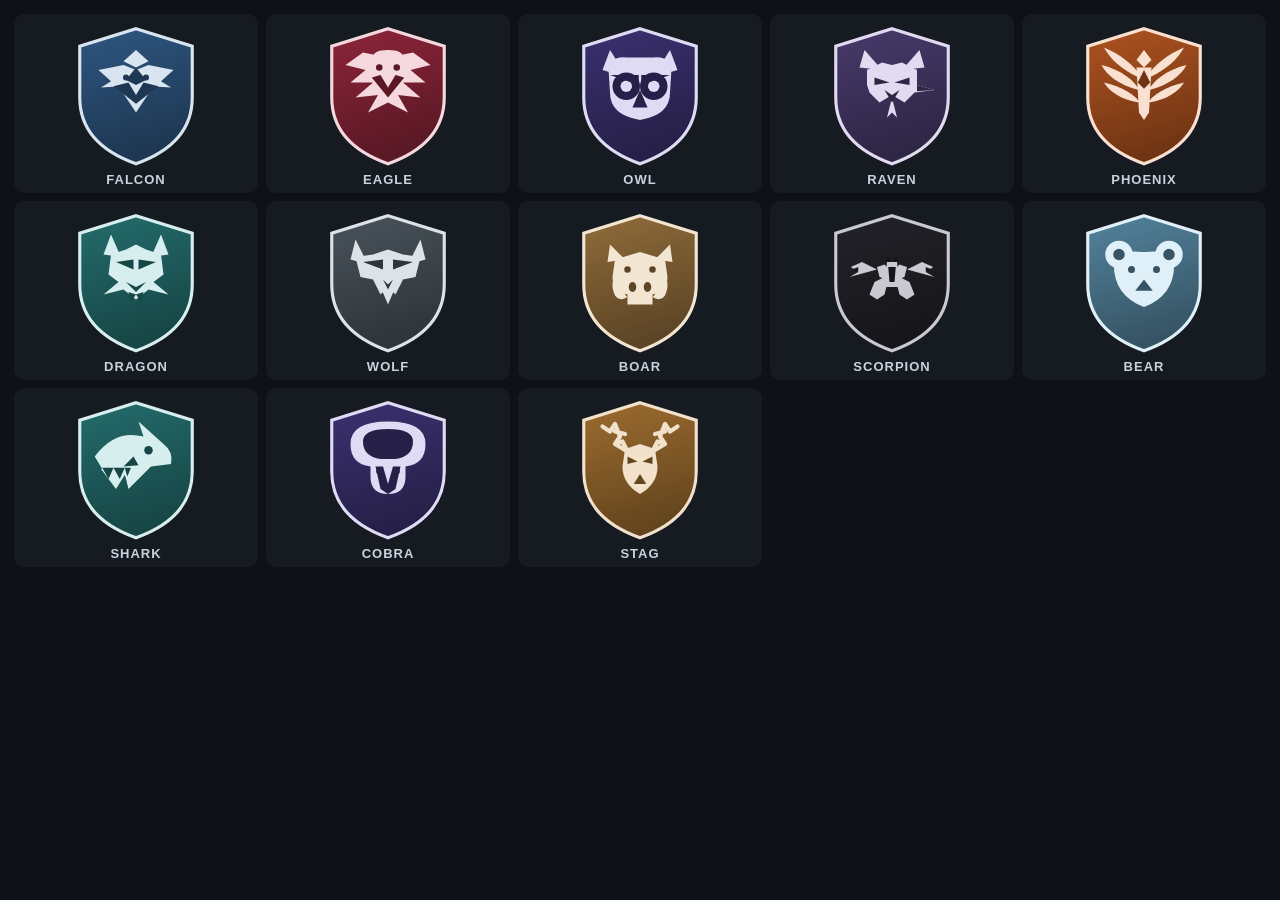
<file: scripts/_mascots_d6_preview.html>
<!doctype html><html><head><meta charset="utf-8"><style>
body{margin:0;background:#0e1116;font-family:Arial,sans-serif}
.grid{display:grid;grid-template-columns:repeat(5,1fr);gap:8px;padding:14px}
.cell{display:flex;flex-direction:column;align-items:center;background:#161a21;border-radius:10px;padding:6px}
.lbl{color:#c9d2dd;font-size:13px;font-weight:700;margin-top:2px;text-transform:uppercase;letter-spacing:1px}
</style></head><body><div class="grid">
    <div class="cell">
      <svg viewBox="0 0 120 120" width="150" height="150">
        <defs><linearGradient id="g_falcon" x1="0" y1="0" x2="0.25" y2="1">
          <stop offset="0" stop-color="#2e5681"/><stop offset="1" stop-color="#1e3752"/>
        </linearGradient></defs>
        <path d="M60 7 L105 21 V62 Q105 99 60 115 Q15 99 15 62 V21 Z" fill="url(#g_falcon)" stroke="#D8E4F0" stroke-width="2.5"/>
        <g fill="#D8E4F0"><polygon points="60,24 50,33 60,38 70,33"/><path d="M30 40 L50 36 L60 40 L70 36 L90 40 L80 49 L88 54 L72 53 L60 58 L48 53 L32 54 L40 49 Z"/><path d="M48 56 L72 56 L60 74 Z"/></g><polygon points="60,38 52,48 60,52 68,48" fill="#1e3752"/><polygon points="60,60 66,50 78,53 60,67" fill="#1e3752"/><polygon points="60,60 54,50 42,53 60,67" fill="#1e3752"/><circle cx="52" cy="46" r="2.4" fill="#1e3752"/><circle cx="68" cy="46" r="2.4" fill="#1e3752"/>
      </svg>
      <div class="lbl">falcon</div>
    </div>
    <div class="cell">
      <svg viewBox="0 0 120 120" width="150" height="150">
        <defs><linearGradient id="g_eagle" x1="0" y1="0" x2="0.25" y2="1">
          <stop offset="0" stop-color="#8d253a"/><stop offset="1" stop-color="#5a1825"/>
        </linearGradient></defs>
        <path d="M60 7 L105 21 V62 Q105 99 60 115 Q15 99 15 62 V21 Z" fill="url(#g_eagle)" stroke="#F5D8DE" stroke-width="2.5"/>
        <g fill="#F5D8DE"><path d="M60 30 L40 26 L26 36 L42 40 L30 50 L48 50 L34 62 L52 60 L44 74 L60 66 L76 74 L68 60 L86 62 L72 50 L90 50 L78 40 L94 36 L80 26 Z"/><path d="M48 30 Q48 24 60 24 Q72 24 72 30 L70 46 L60 54 L50 46 Z"/></g><polygon points="60,54 54,44 47,46 60,62" fill="#5a1825"/><polygon points="60,54 66,44 73,46 60,62" fill="#5a1825"/><circle cx="53" cy="38" r="2.6" fill="#5a1825"/><circle cx="67" cy="38" r="2.6" fill="#5a1825"/>
      </svg>
      <div class="lbl">eagle</div>
    </div>
    <div class="cell">
      <svg viewBox="0 0 120 120" width="150" height="150">
        <defs><linearGradient id="g_owl" x1="0" y1="0" x2="0.25" y2="1">
          <stop offset="0" stop-color="#3a3170"/><stop offset="1" stop-color="#262048"/>
        </linearGradient></defs>
        <path d="M60 7 L105 21 V62 Q105 99 60 115 Q15 99 15 62 V21 Z" fill="url(#g_owl)" stroke="#E0DBF5" stroke-width="2.5"/>
        <g fill="#E0DBF5"><polygon points="36,24 50,46 30,40"/><polygon points="84,24 90,40 70,46"/><path d="M35 42 Q35 28 50 30 L70 30 Q85 28 85 42 L84 58 Q84 76 60 80 Q36 76 36 58 Z"/></g><circle cx="49" cy="53" r="11" fill="#262048"/><circle cx="71" cy="53" r="11" fill="#262048"/><circle cx="49" cy="53" r="4.6" fill="#E0DBF5"/><circle cx="71" cy="53" r="4.6" fill="#E0DBF5"/><polygon points="36,44 59,52 59,44" fill="#262048"/><polygon points="84,44 61,52 61,44" fill="#262048"/><polygon points="60,56 66,70 54,70" fill="#262048"/>
      </svg>
      <div class="lbl">owl</div>
    </div>
    <div class="cell">
      <svg viewBox="0 0 120 120" width="150" height="150">
        <defs><linearGradient id="g_raven" x1="0" y1="0" x2="0.25" y2="1">
          <stop offset="0" stop-color="#483a6c"/><stop offset="1" stop-color="#2e2645"/>
        </linearGradient></defs>
        <path d="M60 7 L105 21 V62 Q105 99 60 115 Q15 99 15 62 V21 Z" fill="url(#g_raven)" stroke="#E1DAF0" stroke-width="2.5"/>
        <g fill="#E1DAF0"><polygon points="38,24 52,40 34,38"/><polygon points="82,24 86,38 68,40"/><path d="M40 40 L52 34 L60 36 L68 34 L80 40 L80 52 L94 56 L78 58 L70 66 L60 60 L50 66 L42 58 L40 52 Z"/><polygon points="60,62 64,78 60,74 56,78"/></g><polygon points="46,46 58,50 46,52" fill="#2e2645"/><polygon points="74,46 62,50 74,52" fill="#2e2645"/><polygon points="80,52 94,56 80,57" fill="#2e2645"/><polygon points="54,56 60,60 66,56 60,66" fill="#2e2645"/>
      </svg>
      <div class="lbl">raven</div>
    </div>
    <div class="cell">
      <svg viewBox="0 0 120 120" width="150" height="150">
        <defs><linearGradient id="g_phoenix" x1="0" y1="0" x2="0.25" y2="1">
          <stop offset="0" stop-color="#af531f"/><stop offset="1" stop-color="#703514"/>
        </linearGradient></defs>
        <path d="M60 7 L105 21 V62 Q105 99 60 115 Q15 99 15 62 V21 Z" fill="url(#g_phoenix)" stroke="#FAE0D0" stroke-width="2.5"/>
        <g fill="#FAE0D0"><path d="M60 24 L66 32 L60 38 L54 32 Z"/><polygon points="54,38 66,38 64,74 60,80 56,74"/><path d="M56 46 C42 40 32 30 28 22 C42 28 52 36 58 46 Z"/><path d="M56 56 C40 52 30 44 26 36 C42 40 52 48 58 58 Z"/><path d="M56 66 C42 64 32 57 28 50 C42 53 54 60 58 68 Z"/><path d="M64 46 C78 40 88 30 92 22 C78 28 68 36 62 46 Z"/><path d="M64 56 C80 52 90 44 94 36 C78 40 68 48 62 58 Z"/><path d="M64 66 C78 64 88 57 92 50 C78 53 66 60 62 68 Z"/></g><polygon points="60,40 55,50 60,55 65,50" fill="#703514"/>
      </svg>
      <div class="lbl">phoenix</div>
    </div>
    <div class="cell">
      <svg viewBox="0 0 120 120" width="150" height="150">
        <defs><linearGradient id="g_dragon" x1="0" y1="0" x2="0.25" y2="1">
          <stop offset="0" stop-color="#246c6c"/><stop offset="1" stop-color="#174646"/>
        </linearGradient></defs>
        <path d="M60 7 L105 21 V62 Q105 99 60 115 Q15 99 15 62 V21 Z" fill="url(#g_dragon)" stroke="#D6EEEE" stroke-width="2.5"/>
        <g fill="#D6EEEE"><polygon points="40,22 48,40 34,38"/><polygon points="80,22 86,38 72,40"/><path d="M40 38 L52 34 L60 30 L68 34 L80 38 L82 54 L74 60 L86 70 L70 66 L60 74 L50 66 L34 70 L46 60 L38 54 Z"/></g><polygon points="44,44 58,50 58,42" fill="#174646"/><polygon points="76,44 62,50 62,42" fill="#174646"/><polygon points="52,60 60,64 68,60 60,68" fill="#174646"/><polygon points="54,68 56,76 60,70" fill="#174646"/><polygon points="66,68 64,76 60,70" fill="#174646"/>
      </svg>
      <div class="lbl">dragon</div>
    </div>
    <div class="cell">
      <svg viewBox="0 0 120 120" width="150" height="150">
        <defs><linearGradient id="g_wolf" x1="0" y1="0" x2="0.25" y2="1">
          <stop offset="0" stop-color="#49535b"/><stop offset="1" stop-color="#2f353a"/>
        </linearGradient></defs>
        <path d="M60 7 L105 21 V62 Q105 99 60 115 Q15 99 15 62 V21 Z" fill="url(#g_wolf)" stroke="#DCE2E8" stroke-width="2.5"/>
        <g fill="#DCE2E8"><polygon points="34,26 44,46 30,42"/><polygon points="86,26 90,42 76,46"/><path d="M34 40 L48 38 L60 34 L72 38 L86 40 L82 56 L72 58 L66 70 L60 64 L54 70 L48 58 L38 56 Z"/><polygon points="54,64 66,64 60,78"/></g><polygon points="40,44 56,50 56,42" fill="#2f353a"/><polygon points="80,44 64,50 64,42" fill="#2f353a"/><polygon points="56,58 60,62 64,58 60,66" fill="#2f353a"/>
      </svg>
      <div class="lbl">wolf</div>
    </div>
    <div class="cell">
      <svg viewBox="0 0 120 120" width="150" height="150">
        <defs><linearGradient id="g_boar" x1="0" y1="0" x2="0.25" y2="1">
          <stop offset="0" stop-color="#906c3a"/><stop offset="1" stop-color="#5c4526"/>
        </linearGradient></defs>
        <path d="M60 7 L105 21 V62 Q105 99 60 115 Q15 99 15 62 V21 Z" fill="url(#g_boar)" stroke="#F2E6D2" stroke-width="2.5"/>
        <g fill="#F2E6D2"><polygon points="36,30 48,42 34,44"/><polygon points="84,30 86,44 72,42"/><path d="M40 42 L60 36 L80 42 L82 56 Q82 66 70 70 L70 78 L50 78 L50 70 Q38 66 38 56 Z"/><path d="M50 72 Q40 78 38 64 Q37 56 44 54 L48 60 Q46 70 50 72 Z"/><path d="M70 72 Q80 78 82 64 Q83 56 76 54 L72 60 Q74 70 70 72 Z"/></g><ellipse cx="54" cy="64" rx="3" ry="4" fill="#5c4526"/><ellipse cx="66" cy="64" rx="3" ry="4" fill="#5c4526"/><circle cx="50" cy="50" r="2.6" fill="#5c4526"/><circle cx="70" cy="50" r="2.6" fill="#5c4526"/>
      </svg>
      <div class="lbl">boar</div>
    </div>
    <div class="cell">
      <svg viewBox="0 0 120 120" width="150" height="150">
        <defs><linearGradient id="g_scorpion" x1="0" y1="0" x2="0.25" y2="1">
          <stop offset="0" stop-color="#222229"/><stop offset="1" stop-color="#16161a"/>
        </linearGradient></defs>
        <path d="M60 7 L105 21 V62 Q105 99 60 115 Q15 99 15 62 V21 Z" fill="url(#g_scorpion)" stroke="#C9C9D2" stroke-width="2.5"/>
        <g fill="#C9C9D2"><polygon points="56,44 64,44 66,64 54,64"/><polygon points="54,46 58,50 56,58 50,56 48,48"/><polygon points="66,46 62,50 64,58 70,56 72,48"/><path d="M48 50 L36 44 L27 48 L33 52 L26 56 Z"/><path d="M72 50 L84 44 L93 48 L87 52 L94 56 Z"/><path d="M56 62 L64 62 L66 70 L72 74 L78 70 L74 60 L66 56 L54 56 L46 60 L42 70 L48 74 L54 70 Z"/></g><polygon points="33,48 28,50 33,52" fill="#16161a"/><polygon points="87,48 92,50 87,52" fill="#16161a"/><polygon points="57,48 63,48 62,60 58,60" fill="#16161a"/><circle cx="57" cy="42" r="1.8" fill="#16161a"/><circle cx="63" cy="42" r="1.8" fill="#16161a"/>
      </svg>
      <div class="lbl">scorpion</div>
    </div>
    <div class="cell">
      <svg viewBox="0 0 120 120" width="150" height="150">
        <defs><linearGradient id="g_bear" x1="0" y1="0" x2="0.25" y2="1">
          <stop offset="0" stop-color="#53839d"/><stop offset="1" stop-color="#365464"/>
        </linearGradient></defs>
        <path d="M60 7 L105 21 V62 Q105 99 60 115 Q15 99 15 62 V21 Z" fill="url(#g_bear)" stroke="#E0F0F8" stroke-width="2.5"/>
        <g fill="#E0F0F8"><circle cx="40" cy="38" r="11"/><circle cx="80" cy="38" r="11"/><path d="M36 42 Q34 70 60 80 Q86 70 84 42 Q84 34 60 36 Q36 34 36 42 Z"/><ellipse cx="60" cy="64" rx="14" ry="11"/></g><circle cx="40" cy="38" r="4.6" fill="#365464"/><circle cx="80" cy="38" r="4.6" fill="#365464"/><polygon points="60,58 67,67 53,67" fill="#365464"/><circle cx="50" cy="50" r="2.8" fill="#365464"/><circle cx="70" cy="50" r="2.8" fill="#365464"/>
      </svg>
      <div class="lbl">bear</div>
    </div>
    <div class="cell">
      <svg viewBox="0 0 120 120" width="150" height="150">
        <defs><linearGradient id="g_shark" x1="0" y1="0" x2="0.25" y2="1">
          <stop offset="0" stop-color="#246c6c"/><stop offset="1" stop-color="#174646"/>
        </linearGradient></defs>
        <path d="M60 7 L105 21 V62 Q105 99 60 115 Q15 99 15 62 V21 Z" fill="url(#g_shark)" stroke="#D6EEEE" stroke-width="2.5"/>
        <g fill="#D6EEEE"><path d="M27 50 Q43 28 66 34 L62 22 L82 40 Q90 46 88 56 L72 58 L54 76 L50 60 L33 60 Z"/><polygon points="32,60 54,60 44,76"/></g><g fill="#174646"><polygon points="33,59 38,68 42,59 47,68 51,59 53,66 56,59"/></g><circle cx="70" cy="45" r="3.4" fill="#174646"/><polygon points="58,50 50,58 62,57" fill="#174646"/>
      </svg>
      <div class="lbl">shark</div>
    </div>
    <div class="cell">
      <svg viewBox="0 0 120 120" width="150" height="150">
        <defs><linearGradient id="g_cobra" x1="0" y1="0" x2="0.25" y2="1">
          <stop offset="0" stop-color="#3a3170"/><stop offset="1" stop-color="#262048"/>
        </linearGradient></defs>
        <path d="M60 7 L105 21 V62 Q105 99 60 115 Q15 99 15 62 V21 Z" fill="url(#g_cobra)" stroke="#E0DBF5" stroke-width="2.5"/>
        <g fill="#E0DBF5"><path d="M30 40 Q30 22 60 22 Q90 22 90 40 Q90 56 74 58 L74 66 Q74 80 60 80 Q46 80 46 66 L46 58 Q30 56 30 40 Z"/></g><path d="M40 38 Q40 28 60 28 Q80 28 80 38 Q80 50 66 52 L54 52 Q40 50 40 38 Z" fill="#262048"/><polygon points="50,58 56,58 60,72 64,58 70,58 66,76 60,80 54,76" fill="#262048"/><circle cx="53" cy="62" r="2.4" fill="#262048"/><circle cx="67" cy="62" r="2.4" fill="#262048"/>
      </svg>
      <div class="lbl">cobra</div>
    </div>
    <div class="cell">
      <svg viewBox="0 0 120 120" width="150" height="150">
        <defs><linearGradient id="g_stag" x1="0" y1="0" x2="0.25" y2="1">
          <stop offset="0" stop-color="#9d6c2f"/><stop offset="1" stop-color="#64451e"/>
        </linearGradient></defs>
        <path d="M60 7 L105 21 V62 Q105 99 60 115 Q15 99 15 62 V21 Z" fill="url(#g_stag)" stroke="#F2E2CC" stroke-width="2.5"/>
        <g fill="#F2E2CC"><path d="M30 26 L36 30 L40 24 L44 34 L40 40 L46 38 L50 46 M50 46 L40 40 M40 30 L48 32" stroke="#F2E2CC" stroke-width="3.4" fill="none" stroke-linecap="round" stroke-linejoin="round"/><path d="M90 26 L84 30 L80 24 L76 34 L80 40 L74 38 L70 46 M70 46 L80 40 M80 30 L72 32" stroke="#F2E2CC" stroke-width="3.4" fill="none" stroke-linecap="round" stroke-linejoin="round"/><path d="M48 44 L60 40 L72 44 L74 58 Q74 72 60 80 Q46 72 46 58 Z"/></g><polygon points="50,50 58,54 50,56" fill="#64451e"/><polygon points="70,50 62,54 70,56" fill="#64451e"/><polygon points="60,64 65,72 55,72" fill="#64451e"/>
      </svg>
      <div class="lbl">stag</div>
    </div></div></body></html>
</file>
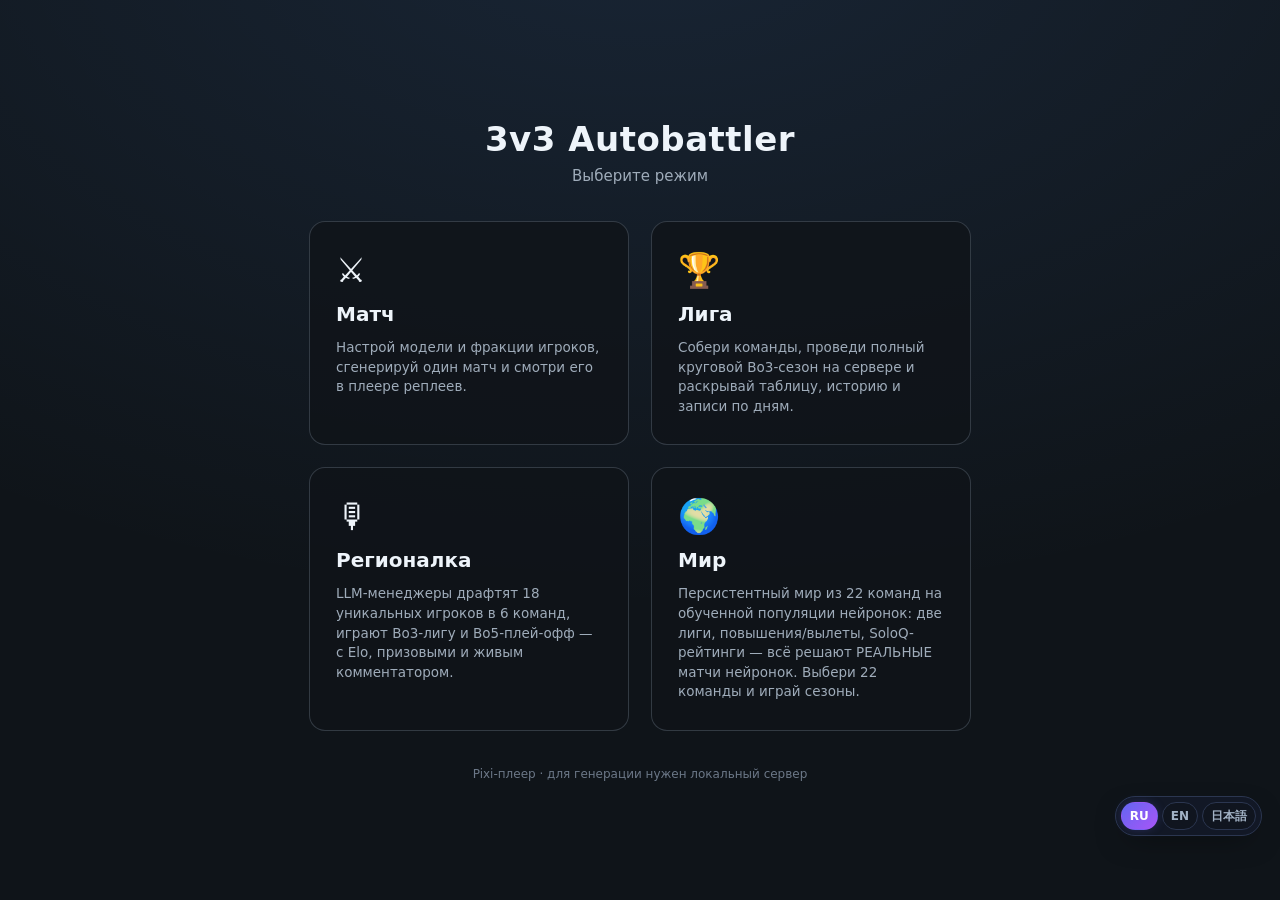
<file: viewer_pixi/home.html>
<!doctype html>
<html lang="ru">
<head>
  <meta charset="utf-8">
  <meta name="viewport" content="width=device-width, initial-scale=1">
  <title>Autobattler — Main Menu</title>
  <style>
    * { box-sizing: border-box; }
    html, body {
      width: 100%; height: 100%; margin: 0;
      background:
        radial-gradient(1200px 700px at 50% -10%, rgba(93, 160, 255, 0.12), transparent),
        #0f1419;
      color: #eef4fa;
      font-family: Inter, ui-sans-serif, system-ui, -apple-system, BlinkMacSystemFont, "Segoe UI", sans-serif;
    }
    .home {
      min-height: 100%;
      display: flex;
      flex-direction: column;
      align-items: center;
      justify-content: center;
      padding: 32px;
      gap: 36px;
    }
    .home-head { text-align: center; }
    .home-head h1 {
      margin: 0 0 8px;
      font-size: 34px;
      letter-spacing: 0.5px;
    }
    .home-head p {
      margin: 0;
      color: #9facba;
      font-size: 15px;
    }
    .home-cards {
      display: grid;
      grid-template-columns: repeat(auto-fit, minmax(260px, 320px));
      gap: 22px;
      justify-content: center;
      width: 100%;
      max-width: 760px;
    }
    .home-card {
      display: flex;
      flex-direction: column;
      gap: 12px;
      padding: 28px 26px;
      border-radius: 16px;
      border: 1px solid rgba(132, 148, 166, 0.3);
      background: rgba(16, 20, 25, 0.78);
      color: inherit;
      text-decoration: none;
      cursor: pointer;
      transition: transform 0.12s ease, border-color 0.12s ease, background 0.12s ease;
    }
    .home-card:focus-visible {
      outline: 2px solid rgba(93, 160, 255, 0.7);
      outline-offset: 2px;
    }
    .home-card:hover {
      transform: translateY(-3px);
      border-color: rgba(93, 160, 255, 0.6);
      background: rgba(24, 30, 38, 0.92);
    }
    .home-card .icon { font-size: 34px; }
    .home-card h2 { margin: 0; font-size: 20px; }
    .home-card p { margin: 0; color: #9facba; font-size: 13.5px; line-height: 1.45; }
    .home-card.league:hover { border-color: rgba(240, 100, 110, 0.6); }
    .home-card.regionals:hover { border-color: rgba(255, 196, 87, 0.6); }
    .home-foot { color: #6c7888; font-size: 12px; }
  </style>
  <script>try { document.documentElement.lang = localStorage.getItem("worldLang") || "ru"; } catch (e) { document.documentElement.lang = "ru"; }</script>
</head>
<body>
  <main class="home">
    <div class="home-head">
      <h1>3v3 Autobattler</h1>
      <p data-i18n="Choose a mode to begin">Choose a mode to begin</p>
    </div>
    <div class="home-cards">
      <div class="home-card match" role="link" tabindex="0" data-href="./index.html">
        <span class="icon">⚔️</span>
        <h2 data-i18n="Match">Match</h2>
        <p data-i18n="Configure player models &amp; factions, generate a single match, and watch it in the replay viewer.">Configure player models &amp; factions, generate a single match, and watch it in the replay viewer.</p>
      </div>
      <div class="home-card league" role="link" tabindex="0" data-href="./league.html">
        <span class="icon">🏆</span>
        <h2 data-i18n="League">League</h2>
        <p data-i18n="Build teams, run a full round-robin Bo3 season on the server, then reveal standings, history and recordings day by day.">Build teams, run a full round-robin Bo3 season on the server, then reveal standings, history and recordings day by day.</p>
      </div>
      <div class="home-card regionals" role="link" tabindex="0" data-href="./regionals.html">
        <span class="icon">🎙</span>
        <h2 data-i18n="Regionals">Regionals</h2>
        <p data-i18n="LLM managers draft 18 unique players into 6 teams, play a Bo3 league plus a Bo5 playoff — with Elo ratings, prize money and a live commentator.">LLM managers draft 18 unique players into 6 teams, play a Bo3 league plus a Bo5 playoff — with Elo ratings, prize money and a live commentator.</p>
      </div>
      <div class="home-card world" role="link" tabindex="0" data-href="./world.html">
        <span class="icon">🌍</span>
        <h2 data-i18n="World">World</h2>
        <p data-i18n="Persistent 22-team world on the trained net population: two leagues, promotion/relegation, SoloQ ratings — all decided by REAL net matches. Pick 22 teams, then play out seasons.">Persistent 22-team world on the trained net population: two leagues, promotion/relegation, SoloQ ratings — all decided by REAL net matches. Pick 22 teams, then play out seasons.</p>
      </div>
      <div class="home-card world" role="link" tabindex="0" data-href="./world_preview.html" style="display:none">
        <span class="icon">🎬</span>
        <h2><span data-i18n="World — preview">World — preview</span> <span class="wip-badge">debug</span></h2>
        <p data-i18n="Hardcoded full cycle (seasons 0·1·2): SoloQ, draft, leagues, matches (random score), off-season — for view debugging. No requests, plus a ×1 live-broadcast button.">Hardcoded full cycle (seasons 0·1·2): SoloQ, draft, leagues, matches (random score), off-season — for view debugging. No requests, plus a ×1 live-broadcast button.</p>
      </div>
    </div>
    <div class="home-foot" data-i18n="Pixi viewer · local server required for generation">Pixi viewer &middot; local server required for generation</div>
  </main>
  <script src="./i18n_catalog.js"></script>
  <script src="./i18n_extra.js"></script>
  <script src="./i18n.js"></script>
  <script>
    // Cards are <div> (not <a>) so privacy browsers that force-underline links
    // (e.g. Firefox layout.css.always_underline_links) leave the text clean.
    // Navigation, keyboard access and new-tab-on-modifier are handled here.
    for (const card of document.querySelectorAll('.home-card[data-href]')) {
      const href = card.dataset.href;
      const openNewTab = () => window.open(href, '_blank', 'noopener');
      card.addEventListener('click', (e) => {
        if (e.ctrlKey || e.metaKey || e.shiftKey) openNewTab();
        else window.location.href = href;
      });
      // Middle-click → new tab, matching normal link behaviour.
      card.addEventListener('auxclick', (e) => { if (e.button === 1) openNewTab(); });
      card.addEventListener('keydown', (e) => {
        if (e.key === 'Enter' || e.key === ' ') { e.preventDefault(); window.location.href = href; }
      });
    }
  </script>
</body>
</html>
</file>
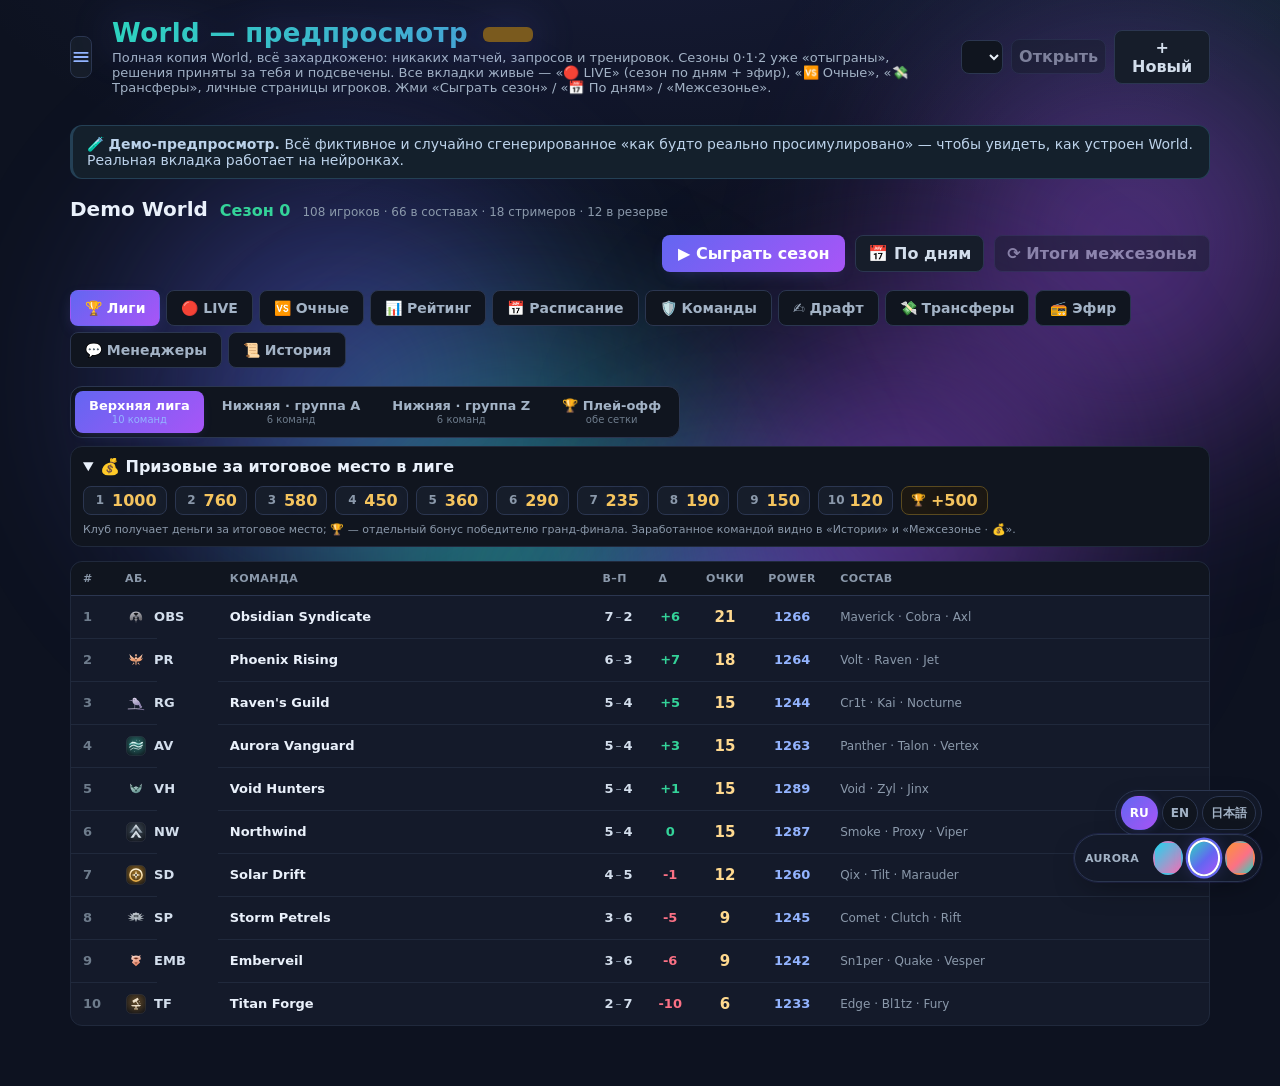
<file: viewer_pixi/world_preview.html>
<!DOCTYPE html>
<html lang="ru">
<head>
  <meta charset="UTF-8" />
  <meta name="viewport" content="width=device-width, initial-scale=1.0" />
  <title>World — предпросмотр · 3v3 Autobattler</title>
  <link rel="stylesheet" href="./styles.css" />
  <link rel="stylesheet" href="./world.css" />
  <script>try { document.documentElement.dataset.theme = localStorage.getItem("worldTheme") || "aurora"; } catch (e) { document.documentElement.dataset.theme = "aurora"; }</script>
  <script>try { document.documentElement.lang = localStorage.getItem("worldLang") || "ru"; } catch (e) { document.documentElement.lang = "ru"; }</script>
</head>
<body>
  <main class="world">
    <header class="world-head">
      <a class="brand-menu" href="./home.html" title="Главное меню" aria-label="Главное меню" data-i18n-attr="title:Главное меню;aria-label:Главное меню"><svg viewBox="0 0 24 24" width="20" height="20" aria-hidden="true" focusable="false"><path d="M4 7h16M4 12h16M4 17h16" fill="none" stroke="currentColor" stroke-width="2.2" stroke-linecap="round"/></svg></a>
      <div class="world-title">
        <h1><span data-i18n="World — предпросмотр">World — предпросмотр</span> <span class="wip-badge">demo</span></h1>
        <p data-i18n="Полная копия World, всё захардкожено: никаких матчей, запросов и тренировок. Сезоны 0·1·2 уже «отыграны», решения приняты за тебя и подсвечены. Все вкладки живые — «🔴 LIVE» (сезон по дням + эфир), «🆚 Очные», «💸 Трансферы», личные страницы игроков. Жми «Сыграть сезон» / «📅 По дням» / «Межсезонье».">Полная копия World, всё захардкожено: никаких матчей, запросов и тренировок. Сезоны 0·1·2
          уже «отыграны», решения приняты за тебя и подсвечены. Все вкладки живые — «🔴 LIVE»
          (сезон по дням + эфир), «🆚 Очные», «💸 Трансферы», личные страницы игроков. Жми
          «Сыграть сезон» / «📅 По дням» / «Межсезонье».</p>
      </div>
      <div class="world-open">
        <select id="worldSelect" class="world-select" title="Открыть существующий мир" data-i18n-attr="title:Открыть существующий мир"></select>
        <button id="openBtn" class="ghost" disabled data-i18n="Открыть">Открыть</button>
        <button id="newBtn" class="ghost" data-i18n="+ Новый">+ Новый</button>
      </div>
    </header>

    <div class="world-lock" style="background:#14202c;border-color:#244055;color:#bcd2ea">
      🧪 <strong data-i18n="Демо-предпросмотр.">Демо-предпросмотр.</strong> <span data-i18n="Всё фиктивное и случайно сгенерированное «как будто реально просимулировано» — чтобы увидеть, как устроен World. Реальная вкладка работает на нейронках.">Всё фиктивное и случайно сгенерированное «как будто
      реально просимулировано» — чтобы увидеть, как устроен World. Реальная вкладка работает на нейронках.</span>
    </div>

    <div id="lockBanner" class="world-lock is-hidden"><span id="lockNote"></span></div>

    <section id="newSection" class="world-new is-hidden">
      <div class="world-new-head">
        <h2 data-i18n="Новый World — выбери команды">Новый World — выбери команды</h2>
        <div class="world-new-controls">
          <span id="selCount" class="sel-count">0 / 22</span>
          <button id="startBtn" class="primary" disabled data-i18n="Создать World">Создать World</button>
        </div>
      </div>
      <div id="teamGrid" class="team-grid"></div>
    </section>

    <section id="jobPanel" class="world-job is-hidden">
      <div class="spinner" aria-hidden="true"></div>
      <div class="job-text">
        <strong id="jobTitle">Работаем…</strong>
        <span id="jobPhase"></span>
        <span id="jobTimer" class="job-timer"></span>
      </div>
    </section>

    <section id="resultPanel" class="world-result is-hidden"></section>

    <section id="worldView" class="world-view is-hidden">
      <div class="view-head">
        <div class="view-title">
          <h2 id="viewName">World</h2>
          <span id="viewSeason" class="view-season"></span>
          <span id="viewCounts" class="view-counts"></span>
        </div>
        <div class="view-actions">
          <span id="liveProgress" class="live-progress is-hidden"></span>
          <button id="nextDayBtn" class="primary is-hidden" data-i18n="▶ Следующий день">▶ Следующий день</button>
          <button id="advanceBtn" class="primary" data-i18n="▶ Сыграть сезон">▶ Сыграть сезон</button>
          <button id="liveStartBtn" class="ghost" data-i18n="📅 По дням">📅 По дням</button>
          <button id="offseasonBtn" class="ghost" data-i18n="⟳ Межсезонье">⟳ Межсезонье</button>
        </div>
      </div>

      <nav id="tabbar" class="tabbar">
        <button class="tab is-active" data-tab="leagues" data-i18n="🏆 Лиги">🏆 Лиги</button>
        <button class="tab" data-tab="live" data-i18n="🔴 LIVE">🔴 LIVE</button>
        <button class="tab" data-tab="matrix" data-i18n="🆚 Очные">🆚 Очные</button>
        <button class="tab" data-tab="ratings" data-i18n="📊 Рейтинг">📊 Рейтинг</button>
        <button class="tab" data-tab="schedule" data-i18n="📅 Расписание">📅 Расписание</button>
        <button class="tab" data-tab="teams" data-i18n="🛡️ Команды">🛡️ Команды</button>
        <button class="tab" data-tab="draft" data-i18n="✍️ Драфт">✍️ Драфт</button>
        <button class="tab" data-tab="transfers" data-i18n="💸 Трансферы">💸 Трансферы</button>
        <button class="tab" data-tab="broadcast" data-i18n="📻 Эфир">📻 Эфир</button>
        <button class="tab" data-tab="managers" data-i18n="💬 Менеджеры">💬 Менеджеры</button>
        <button class="tab" data-tab="history" data-i18n="📜 История">📜 История</button>
      </nav>

      <div id="trainingPanel" class="training-panel is-hidden"></div>

      <div class="tab-panels">
        <div id="panel-leagues" class="tab-panel"></div>
        <div id="panel-live" class="tab-panel is-hidden"></div>
        <div id="panel-matrix" class="tab-panel is-hidden"></div>
        <div id="panel-ratings" class="tab-panel is-hidden"></div>
        <div id="panel-schedule" class="tab-panel is-hidden"></div>
        <div id="panel-teams" class="tab-panel is-hidden"></div>
        <div id="panel-draft" class="tab-panel is-hidden"></div>
        <div id="panel-transfers" class="tab-panel is-hidden"></div>
        <div id="panel-broadcast" class="tab-panel is-hidden"></div>
        <div id="panel-managers" class="tab-panel is-hidden"></div>
        <div id="panel-history" class="tab-panel is-hidden"></div>
      </div>
    </section>

    <!-- Off-season — INLINE layout (replaces the main view during межсезонье), mirrors world.html -->
    <section id="offseasonView" class="offseason-view is-hidden">
      <div class="osv-head">
        <button id="osvBack" class="ghost" data-i18n="← В мир">← В мир</button>
        <div class="osv-title">
          <h2 id="osvTitle">⟳ Межсезонье</h2>
          <span id="osvSub" class="muted"></span>
        </div>
      </div>
      <div id="osvProgress" class="osv-progress is-hidden">
        <div class="osv-pbar"><div id="osvPfill" class="osv-pfill"></div></div>
        <div id="osvPlbl" class="osv-plbl muted"></div>
      </div>
      <nav id="osvTabs" class="osv-tabs is-hidden"></nav>
      <div id="osvBody" class="osv-body"></div>
    </section>

    <div id="selModal" class="os-overlay is-hidden">
      <div class="os-card sel-card">
        <h3 data-i18n="Кто выйдет в сезон 0">Кто выйдет в сезон 0</h3>
        <p class="muted" data-i18n="В демо выбор сделан за тебя — отмеченные выйдут точно, остальные добраны случайно.">В демо выбор сделан за тебя — отмеченные выйдут точно, остальные добраны случайно.</p>
        <div class="sel-controls">
          <label><span data-i18n="Всего дебютирует (X)">Всего дебютирует (X)</span><input id="selX" type="number" min="66" max="90" value="78"></label>
          <span id="selNamed" class="muted">отмечено: 0</span>
          <span class="muted" id="selHint"></span>
        </div>
        <div id="selList" class="sel-list"></div>
        <div class="os-actions">
          <button id="selCreate" class="primary" data-i18n="Создать World">Создать World</button>
          <button id="selCancel" class="ghost" data-i18n="Отмена">Отмена</button>
        </div>
      </div>
    </div>

    <!-- Player personal page -->
    <div id="playerModal" class="os-overlay is-hidden">
      <div class="player-card">
        <button id="plClose" class="ghost pl-close">✕</button>
        <div id="plBody"></div>
      </div>
    </div>

    <!-- Match detail (SoloQ game / league series) -->
    <div id="matchModal" class="os-overlay is-hidden">
      <div class="player-card">
        <button id="mtClose" class="ghost pl-close">✕</button>
        <div id="mtBody"></div>
      </div>
    </div>

  </main>

  <!-- Real franchises + emblems (auto-generated from src/regionals/franchises.py), then the
       hardcoded data source (defines window.__PREVIEW__), then the real renderers. -->
  <script src="./i18n_catalog.js"></script>
  <script src="./i18n_extra.js"></script>
  <script src="./i18n.js"></script>
  <script src="./world_preview_franchises.js"></script>
  <script src="./world_preview.js"></script>
  <script src="./world.js"></script>
</body>
</html>
</file>
<file: viewer_pixi/styles.css>
/* ============================================================================ *
 *  THEME TOKENS — mirror of world.css so the replay PLAYER (this page) themes
 *  with the same three looks (Aurora / Neon / Vibrant). styles.css loads first;
 *  the World pages then redefine these identically in world.css (no conflict).
 *  Theme is read from the shared "worldTheme" localStorage key (set in <head>).
 * ============================================================================ */
:root {
  --bg: #0d1220;            --bg-2: #0a0e1a;
  --panel: #141a2a;         --panel-2: #10151f;     --panel-3: #161d2a;
  --panel-deep: #0c111c;    --well: #0b0f17;
  --border: #20293c;        --border-2: #2b3650;
  --text-strong: #eaf1fb;   --text: #d3deec;        --text-2: #a3b3c6;
  --text-3: #8b99ab;        --muted: #6e7c8c;
  --accent: #6366f1;        --accent-lite: #93b4ff; --accent-2: #2dd4bf;   --accent-3: #a855f7;
  --success: #34d399;       --danger: #fb7185;      --gold: #f5c45e;       --gold-soft: #ffd98f;
  --accent-soft: rgba(99,102,241,.14);  --glow: rgba(99,102,241,.42);
  --r-1: 8px;  --r-2: 12px;  --r-3: 16px;  --r-pill: 999px;
  --elev-1: 0 2px 10px -4px rgba(0,0,0,.35);
  --elev-2: 0 10px 28px -16px rgba(0,0,0,.5);
  --elev-float: 0 10px 30px -12px rgba(0,0,0,.55);
  --head-grad: linear-gradient(115deg, #2dd4bf, #6366f1 46%, #a855f7);
}
html[data-theme="neon"] {
  --bg: #060910;            --bg-2: #04060b;
  --panel: #0c121c;         --panel-2: #0a0f18;     --panel-3: #111927;
  --panel-deep: #080c15;    --well: #05080e;
  --border: #16212f;        --border-2: #20354c;
  --text-strong: #eafaff;   --text: #c6d6e6;        --text-2: #92a7be;
  --text-3: #6f8499;        --muted: #56697e;
  --accent: #22d3ee;        --accent-lite: #67e8f9; --accent-2: #a78bfa;   --accent-3: #f472b6;
  --success: #2ff0ad;       --danger: #fb6f8a;      --gold: #fcd34d;       --gold-soft: #fde68a;
  --accent-soft: rgba(34,211,238,.14);  --glow: rgba(34,211,238,.55);
  --head-grad: linear-gradient(115deg, #22d3ee, #a78bfa 50%, #f472b6);
}
html[data-theme="vibrant"] {
  --bg: #11121a;            --bg-2: #0d0e15;
  --panel: #1a1b28;         --panel-2: #15161f;     --panel-3: #1f2030;
  --panel-deep: #141420;    --well: #101019;
  --border: #2a2c3c;        --border-2: #393b50;
  --text-strong: #f6f2ea;   --text: #ddd9e4;        --text-2: #aaa6bb;
  --text-3: #918da1;        --muted: #6f6b80;
  --accent: #fb923c;        --accent-lite: #fdba74; --accent-2: #2dd4bf;   --accent-3: #fb7185;
  --success: #4ade80;       --danger: #fb7185;      --gold: #facc15;       --gold-soft: #fde68a;
  --accent-soft: rgba(251,146,60,.16);  --glow: rgba(251,146,60,.45);
  --head-grad: linear-gradient(115deg, #fb923c, #fb7185 50%, #2dd4bf);
}

* {
  box-sizing: border-box;
}

html,
body {
  width: 100%;
  height: 100%;
  margin: 0;
  overflow: hidden;
  background: var(--bg);
  color: var(--text);
  font-family: Inter, ui-sans-serif, system-ui, -apple-system, BlinkMacSystemFont, "Segoe UI", sans-serif;
}

button,
select,
input {
  font: inherit;
}

input[type="number"] {
  appearance: textfield;
  -moz-appearance: textfield;
}

input[type="number"]::-webkit-inner-spin-button,
input[type="number"]::-webkit-outer-spin-button {
  appearance: none;
  -webkit-appearance: none;
  margin: 0;
}

.pixi-shell {
  position: relative;
  width: 100vw;
  height: 100vh;
  overflow: hidden;
  background:
    radial-gradient(1200px 620px at 50% -12%, var(--accent-soft), transparent 60%),
    linear-gradient(180deg, var(--bg), var(--bg-2));
}

#pixiStage {
  position: absolute;
  inset: 0;
}

#pixiStage canvas {
  display: block;
  width: 100%;
  height: 100%;
}

.hud {
  position: absolute;
  z-index: 3;
  color: var(--text);
  background: linear-gradient(180deg,
    color-mix(in srgb, var(--panel) 90%, transparent),
    color-mix(in srgb, var(--panel-2) 92%, transparent));
  border: 1px solid var(--border-2);
  box-shadow: var(--elev-2), inset 0 1px 0 rgba(255, 255, 255, 0.05);
  backdrop-filter: blur(12px);
}

.top-hud {
  top: 14px;
  left: 14px;
  right: 14px;
  max-height: min(46vh, 292px);
  display: grid;
  grid-template-rows: auto minmax(0, 1fr);
  align-items: stretch;
  gap: 10px;
  padding: 10px;
  border-radius: 8px;
  overflow: auto;
}

.top-hud.compact {
  max-height: none;
  grid-template-rows: auto;
  overflow: visible;
  padding: 9px 10px;
}

.top-hud.compact .player-config-grid {
  display: none;
}

.top-hud.compact .top-row {
  min-height: 40px;
}

.top-row {
  display: grid;
  grid-template-columns: minmax(180px, 1fr) minmax(0, auto);
  align-items: center;
  gap: 12px;
}

.brand {
  display: flex;
  min-width: 0;
  flex-direction: column;
  gap: 3px;
}

.brand strong {
  font-size: 17px;
  letter-spacing: 0;
}

.brand span {
  max-width: 100%;
  overflow: hidden;
  white-space: nowrap;
  text-overflow: ellipsis;
  color: #9facba;
  font-size: 12px;
}

.replay-controls {
  display: flex;
  align-items: center;
  gap: 8px;
  flex-wrap: nowrap;
  justify-content: flex-end;
  min-width: 0;
  overflow-x: auto;
}

select,
button,
.mini-field input {
  min-height: 34px;
  border-radius: var(--r-1);
  border: 1px solid var(--border-2);
  background: var(--panel-2);
  color: var(--text);
  padding: 0 10px;
  text-decoration: none;
}

#replaySelect {
  width: 190px;
  max-width: 22vw;
  flex: 0 1 190px;
}

button {
  display: inline-flex;
  align-items: center;
  justify-content: center;
  cursor: pointer;
}

button:disabled {
  cursor: not-allowed;
  opacity: 0.46;
}

select:disabled {
  cursor: not-allowed;
  opacity: 0.55;
  color: var(--muted);
}

.mini-field {
  display: grid;
  grid-template-columns: auto minmax(52px, 70px);
  align-items: center;
  gap: 6px;
  color: #9facba;
  font-size: 12px;
}

.mini-field input {
  width: 100%;
  padding: 0 8px;
  font-size: 13px;
}

#generateSeedInput {
  min-width: 88px;
}

.generate-command {
  min-width: 92px;
  background: #253f51;
  border-color: rgba(102, 190, 168, 0.72);
  color: #eaf8f3;
}

.generate-status {
  min-width: 86px;
  max-width: 120px;
  min-height: 34px;
  display: inline-flex;
  align-items: center;
  border: 1px solid rgba(132, 148, 166, 0.22);
  border-radius: 6px;
  background: rgba(15, 20, 25, 0.72);
  padding: 0 9px;
  color: #9facba;
  font-size: 12px;
  white-space: nowrap;
  overflow: hidden;
  text-overflow: ellipsis;
}

.generate-status:empty {
  display: none;
}

.generate-status[data-tone="ok"] {
  color: #9fd49f;
}

.generate-status[data-tone="error"] {
  color: #ff9b9b;
  border-color: rgba(255, 155, 155, 0.38);
}

.generate-status[data-tone="loading"] {
  color: #f0d18a;
}

.player-config-grid {
  display: grid;
  grid-template-columns: repeat(2, minmax(0, 1fr));
  gap: 10px;
  min-width: 0;
}

.team-config {
  min-width: 0;
  display: grid;
  gap: 7px;
  border: 1px solid var(--border);
  border-left-width: 3px;
  border-radius: var(--r-2);
  padding: 8px;
  background: color-mix(in srgb, var(--well) 70%, transparent);
}

.team-config.team-a {
  border-left-color: #f0646e;
}

.team-config.team-b {
  border-left-color: #5da0ff;
}

.team-config-head,
.player-config-row {
  display: grid;
  align-items: center;
  gap: 7px;
  min-width: 0;
}

.team-config-head {
  grid-template-columns: 62px minmax(120px, 1.15fr) minmax(96px, 0.7fr) 62px;
}

.team-config-head strong {
  font-size: 12px;
  color: var(--text);
  white-space: nowrap;
}

.player-config-rows {
  display: grid;
  gap: 5px;
}

.player-config-row {
  grid-template-columns: 34px minmax(120px, 1.2fr) minmax(78px, 0.55fr) minmax(120px, 1fr);
}

.player-strategy {
  min-width: 0;
}

.player-strategy select {
  width: 100%;
  min-width: 0;
  font-size: 12px;
}

.player-slot {
  font-weight: 800;
  font-size: 12px;
  color: var(--text-strong);
  text-align: center;
}

.player-config-row select,
.team-config-head select {
  width: 100%;
  min-width: 0;
  font-size: 12px;
}

.mini-command {
  min-width: 0;
  padding: 0 8px;
  font-size: 12px;
}

.config-toggle,
.models-toggle {
  min-width: 74px;
}

.top-hud.show-all-models .models-toggle {
  border-color: rgba(240, 209, 138, 0.64);
  color: #f0d18a;
}

@media (max-width: 1180px) {
  .top-row {
    grid-template-columns: 1fr;
  }

  .replay-controls {
    justify-content: flex-start;
  }

  #replaySelect {
    max-width: none;
  }
}

@media (max-width: 980px) {
  .player-config-grid {
    grid-template-columns: 1fr;
  }
}

button.primary {
  min-width: 42px;
  background: #315985;
  border-color: #5da0ff;
}

.bottom-hud {
  left: 14px;
  right: 14px;
  bottom: 14px;
  min-height: 56px;
  display: grid;
  grid-template-columns: 42px 42px 42px minmax(160px, 1fr) auto 92px;
  align-items: center;
  gap: 9px;
  padding: 9px 12px;
  border-radius: 8px;
}

#tickSlider {
  width: 100%;
  accent-color: #5da0ff;
}

.tick-readout {
  min-width: 74px;
  color: #c8d2de;
  text-align: right;
  font-variant-numeric: tabular-nums;
}

.inspect-panel {
  top: 86px;
  right: 14px;
  width: min(330px, calc(100vw - 28px));
  max-height: calc(100vh - 170px);
  overflow: auto;
  padding: 12px;
  border-radius: 8px;
}

.inspect-panel.is-hidden {
  display: none;
}

.inspect-head {
  display: flex;
  align-items: center;
  justify-content: space-between;
  gap: 12px;
  margin-bottom: 8px;
}

.inspect-panel h2 {
  margin: 0;
  font-size: 14px;
  color: #c8d2de;
}

#inspectBody {
  color: #d7e0ea;
  font-size: 13px;
  line-height: 1.45;
}

.muted {
  color: #9facba;
}

.row {
  display: flex;
  justify-content: space-between;
  gap: 12px;
  padding: 4px 0;
  border-bottom: 1px solid rgba(132, 148, 166, 0.14);
}

@media (max-width: 840px) {
  .top-hud {
    align-items: stretch;
    grid-template-columns: 1fr;
    max-height: 42vh;
  }

  .replay-controls {
    overflow-x: auto;
    justify-content: flex-start;
  }

  .brand {
    display: none;
  }

  #replaySelect {
    max-width: none;
  }

  .bottom-hud {
    grid-template-columns: 38px 38px 38px minmax(80px, 1fr) auto;
  }

  #speedSelect {
    display: none;
  }

  .inspect-panel {
    display: none;
  }
}

/* Back button + embed (recording-only) mode, shared with the league flow. */
.is-hidden {
  display: none !important;
}

.back-btn {
  position: absolute;
  top: 12px;
  left: 12px;
  z-index: 6;
  padding: 7px 13px;
  border-radius: 9px;
  border: 1px solid rgba(132, 148, 166, 0.42);
  background: rgba(16, 20, 25, 0.86);
  color: #eef4fa;
  font-size: 13px;
  font-weight: 600;
  text-decoration: none;
  cursor: pointer;
}

.back-btn:hover {
  background: rgba(36, 44, 53, 0.92);
}

.embed-title {
  position: absolute;
  top: 12px;
  left: 50%;
  transform: translateX(-50%);
  z-index: 6;
  padding: 7px 16px;
  border-radius: 9px;
  border: 1px solid rgba(132, 148, 166, 0.32);
  background: rgba(16, 20, 25, 0.82);
  color: #eef4fa;
  font-size: 13px;
  font-weight: 700;
  max-width: 60vw;
  overflow: hidden;
  text-overflow: ellipsis;
  white-space: nowrap;
}

body.embed-replay #topHud {
  display: none;
}

/* Broadcast embed: keep the transport bar BELOW the match canvas (the .bottom-hud is position:absolute
   and otherwise floats OVER the bottom of the match, covering it). Reserve its band so it never overlaps
   — applies only inside the World broadcast iframe (the standalone Match tab is not .embed-replay). */
body.embed-replay #pixiStage {
  bottom: 88px;
}

/* Core-kill feed — top-right of the match: "killer ⚔ ⬢ victim", revealed as playback reaches it. */
#killFeed {
  position: absolute;
  top: 12px;
  right: 12px;
  z-index: 4;
  display: flex;
  flex-direction: column;
  align-items: flex-end;
  gap: 4px;
  max-width: 46%;
  pointer-events: none;
}
#killFeed:empty { display: none; }
.kf-head {
  font-size: 9px;
  font-weight: 900;
  letter-spacing: 0.16em;
  color: #8b97a6;
}
.kf-row {
  display: flex;
  align-items: center;
  gap: 7px;
  padding: 3px 10px;
  border-radius: 7px;
  background: rgba(7, 10, 16, 0.74);
  border: 1px solid rgba(255, 255, 255, 0.09);
  font-size: 12.5px;
  font-weight: 800;
  white-space: nowrap;
  animation: kfIn 0.22s ease;
}
.kf-victim { text-decoration: line-through; opacity: 0.92; }
.kf-x { color: #ff6b6b; font-size: 12px; }
.kf-core { color: #d3dbe6; font-size: 11px; }
@keyframes kfIn { from { opacity: 0; transform: translateX(12px); } to { opacity: 1; transform: none; } }

.brand-menu {
  display: inline-flex;
  align-items: center;
  justify-content: center;
  width: 24px;
  height: 24px;
  margin-right: 6px;
  border-radius: 7px;
  border: 1px solid rgba(132, 148, 166, 0.4);
  color: #eef4fa;
  text-decoration: none;
  font-size: 13px;
}

.brand-menu:hover {
  background: rgba(36, 44, 53, 0.92);
}

/* World tab home card badge */
.wip-badge {
  font-size: 11px;
  background: #7a5a1e;
  color: #ffd98a;
  border-radius: 6px;
  padding: 1px 7px;
  margin-left: 6px;
  vertical-align: middle;
  font-weight: 600;
}

/* ============================================================================ *
 *  REPLAY PLAYER — themed polish so this viewer matches the World broadcast
 *  player. Appended last so it wins over the base rules above by source order.
 *  Pure chrome: the Pixi match canvas itself is untouched (functionality 1:1).
 * ============================================================================ */
.top-hud,
.bottom-hud {
  border-radius: var(--r-3);
}
.bottom-hud {
  overflow: hidden;
  padding: 12px 14px 11px;
}
/* signature gradient accent strip (like .bcast::before in the World player).
   bottom-hud uses ::before (it is overflow:hidden, never scrolls). top-hud paints
   the strip as a PINNED background layer instead — when Config is expanded the
   top-hud becomes a scroll container, and an abspos ::before would scroll away. */
.bottom-hud::before {
  content: "";
  position: absolute;
  left: 0;
  right: 0;
  top: 0;
  height: 3px;
  background: var(--head-grad);
  border-radius: var(--r-3) var(--r-3) 0 0;
  pointer-events: none;
}
.top-hud {
  background:
    var(--head-grad) top / 100% 3px no-repeat,
    linear-gradient(180deg,
      color-mix(in srgb, var(--panel) 90%, transparent),
      color-mix(in srgb, var(--panel-2) 92%, transparent));
}

/* transport controls — themed, with a hover lift */
.bottom-hud button,
.top-hud button {
  transition: background .18s ease, border-color .18s ease, box-shadow .18s ease, transform .12s ease;
}
.bottom-hud button:hover,
.top-hud button:not(.primary):hover {
  border-color: color-mix(in srgb, var(--accent) 55%, var(--border-2));
  background: color-mix(in srgb, var(--accent-soft) 65%, var(--panel-2));
  color: var(--text-strong);
}
.bottom-hud button:active { transform: translateY(1px); }

/* the play button is the hero — accent gradient + glow */
button.primary {
  background: linear-gradient(135deg, var(--accent), var(--accent-3));
  border: 1px solid transparent;
  color: #fff;
  font-weight: 800;
  box-shadow: 0 6px 18px -8px var(--glow), inset 0 1px 0 rgba(255, 255, 255, .18);
}
button.primary:hover {
  filter: brightness(1.07);
  box-shadow: 0 9px 24px -8px var(--glow), inset 0 1px 0 rgba(255, 255, 255, .24);
}
/* neon/vibrant accents are bright — a dark glyph keeps the play button + the
   active theme dot legible. Both selectors are Match-only (no World impact). */
html[data-theme="neon"] .bottom-hud button.primary,
html[data-theme="vibrant"] .bottom-hud button.primary,
html[data-theme="neon"] .theme-dock button.is-active,
html[data-theme="vibrant"] .theme-dock button.is-active {
  color: var(--bg);
}

/* playback scrubber — themed track + glowing thumb */
#tickSlider {
  -webkit-appearance: none;
  appearance: none;
  height: 6px;
  border-radius: var(--r-pill);
  background: linear-gradient(90deg,
    color-mix(in srgb, var(--accent) 60%, transparent),
    var(--border-2));
  outline: none;
}
#tickSlider::-webkit-slider-thumb {
  -webkit-appearance: none;
  appearance: none;
  width: 16px;
  height: 16px;
  border-radius: 50%;
  background: var(--accent-lite);
  border: 2px solid var(--bg);
  box-shadow: 0 0 0 3px var(--accent-soft), 0 0 14px var(--glow);
  cursor: pointer;
}
#tickSlider::-moz-range-thumb {
  width: 14px;
  height: 14px;
  border-radius: 50%;
  background: var(--accent-lite);
  border: 2px solid var(--bg);
  box-shadow: 0 0 12px var(--glow);
  cursor: pointer;
}
/* keyboard focus ring on the scrubber (outline:none above removes the UA ring) */
#tickSlider:focus-visible::-webkit-slider-thumb {
  box-shadow: 0 0 0 3px var(--accent-soft), 0 0 0 5px var(--accent), 0 0 14px var(--glow);
}
#tickSlider:focus-visible::-moz-range-thumb {
  box-shadow: 0 0 0 3px var(--accent), 0 0 12px var(--glow);
}
.tick-readout { color: var(--text-2); }

/* brand / menu / inputs / panels re-tinted to tokens */
.brand strong { color: var(--text-strong); }
.brand span { color: var(--text-2); }
.mini-field { color: var(--text-2); }
.muted { color: var(--text-2); }
.brand-menu,
.back-btn,
.embed-title {
  border-color: var(--border-2);
  background: color-mix(in srgb, var(--panel) 86%, transparent);
  color: var(--text);
}
/* scope the hamburger hover to Match only (.brand wraps it here; on World it does
   not, so this never overrides world.css's own .brand-menu:hover). */
.back-btn:hover,
.brand .brand-menu:hover {
  background: var(--accent-soft);
  border-color: color-mix(in srgb, var(--accent) 50%, var(--border-2));
  color: var(--text-strong);
}
.back-btn,
.embed-title { border-radius: var(--r-2); }
.inspect-panel { border-radius: var(--r-2); }
.inspect-panel h2 { color: var(--text-strong); }
#inspectBody { color: var(--text); }
.row { border-bottom-color: var(--border); }

/* generate button + status tones -> themed */
.generate-command {
  background: color-mix(in srgb, var(--accent-2) 22%, var(--panel));
  border-color: color-mix(in srgb, var(--accent-2) 60%, transparent);
  color: var(--text-strong);
}
.generate-status {
  border-color: var(--border);
  background: color-mix(in srgb, var(--well) 70%, transparent);
  color: var(--text-2);
}
.generate-status[data-tone="ok"] { color: var(--success); }
.generate-status[data-tone="error"] {
  color: var(--danger);
  border-color: color-mix(in srgb, var(--danger) 42%, transparent);
}
.generate-status[data-tone="loading"] { color: var(--gold); }
.top-hud.show-all-models .models-toggle {
  border-color: color-mix(in srgb, var(--gold) 55%, transparent);
  color: var(--gold);
}

/* floating theme switcher (mirrors the World control; shares localStorage key) */
.theme-dock {
  position: fixed;
  z-index: 8;
  left: 14px;
  top: 50%;
  transform: translateY(-50%);
  display: flex;
  flex-direction: column;
  gap: 6px;
  padding: 6px;
  border-radius: var(--r-pill);
  background: color-mix(in srgb, var(--panel) 82%, transparent);
  border: 1px solid var(--border-2);
  box-shadow: var(--elev-float);
  backdrop-filter: blur(10px);
}
.theme-dock button {
  width: 30px;
  height: 30px;
  min-height: 0;
  padding: 0;
  border-radius: 50%;
  border: 1px solid var(--border-2);
  background: var(--panel-2);
  color: var(--text-2);
  font-size: 15px;
  line-height: 1;
  cursor: pointer;
  transition: background .18s ease, color .18s ease, box-shadow .18s ease, transform .12s ease;
}
.theme-dock button:hover { transform: scale(1.08); color: var(--text-strong); }
.theme-dock button.is-active {
  background: linear-gradient(135deg, var(--accent), var(--accent-3));
  border-color: transparent;
  color: #fff;
  box-shadow: 0 0 14px -3px var(--glow);
}
body.embed-replay .theme-dock { display: none; }


/* ---- Per-locale: JA is CJK; give the Match HUD a CJK-capable font ----------- */
html[lang="ja"] {
  font-family: "Hiragino Sans", "Hiragino Kaku Gothic ProN", "Yu Gothic", "Yu Gothic UI",
    "Meiryo", "Noto Sans JP", "MS PGothic", Inter, ui-sans-serif, system-ui, sans-serif;
}
</file>
<file: viewer_pixi/world.css>
/* ============================================================================ *
 *  THEME SYSTEM — three switchable looks, all sharing one token contract so the
 *  layout/markup/JS never change (functionality is 1:1). :root = "Aurora Premium"
 *  (the default); html[data-theme="neon"|"vibrant"] override the palette only.
 *  Switch via the floating ◐ control (persisted to localStorage).
 * ============================================================================ */
:root {
  /* surfaces — opaque panels keep content clean & consistent; the wallpaper lives behind them */
  --bg: #0d1220;            --bg-2: #0a0e1a;
  --panel: #141a2a;         --panel-2: #10151f;     --panel-3: #161d2a;
  --panel-deep: #0c111c;    --well: #0b0f17;
  --border: #20293c;        --border-2: #2b3650;
  /* text */
  --text-strong: #eaf1fb;   --text: #d3deec;        --text-2: #a3b3c6;
  --text-3: #8b99ab;        --muted: #6e7c8c;
  /* accents */
  --accent: #6366f1;        --accent-lite: #93b4ff; --accent-2: #2dd4bf;   --accent-3: #a855f7;
  --success: #34d399;       --danger: #fb7185;      --gold: #f5c45e;       --gold-soft: #ffd98f;
  /* effects */
  --accent-soft: rgba(99,102,241,.14);  --glow: rgba(99,102,241,.42);
  --radius: 13px;
  --page-grad: radial-gradient(1200px 620px at 50% -12%, rgba(99,102,241,.12), transparent 60%),
               radial-gradient(900px 520px at 100% 0%, rgba(45,212,191,.08), transparent 55%);
  --head-grad: linear-gradient(115deg, #2dd4bf, #6366f1 46%, #a855f7);
}
/* ---- DESIGN SYSTEM (theme-agnostic): one radius scale, one elevation scale, semantic tints. These
   live on :root so every theme shares the SAME shapes/spacing — only colours change. ------------- */
:root {
  --r-1: 8px;     /* chips, list/roster rows, buttons, inputs, small controls */
  --r-2: 12px;    /* cards, tiles, slots, panels */
  --r-3: 16px;    /* modal shells, hero cards */
  --r-pill: 999px;
  --elev-1: 0 2px 10px -4px rgba(0,0,0,.35);                          /* resting card */
  --elev-2: 0 10px 28px -16px rgba(0,0,0,.5);                         /* raised card */
  --elev-hover: 0 12px 30px -16px var(--glow), 0 0 0 1px var(--accent-soft);  /* hover lift */
  --elev-modal: 0 26px 70px -22px rgba(0,0,0,.62);                    /* modal shell */
  --elev-float: 0 10px 30px -12px rgba(0,0,0,.55);                    /* floating widgets */
  --success-soft: rgba(52,211,153,.13);   --success-dim: #2f8155;     /* win tints / borders */
  --danger-soft: rgba(251,113,133,.12);   --danger-dim: #7a3a3a;
  --gold-dim: #d4a13a;     --accent-warm: #ff9d6b;                    /* money outflow / broadcaster */
  --warn: #f5c45e;         --warn-bg: rgba(245,196,94,.10);   --warn-border: rgba(245,196,94,.34);
}
html[data-theme="neon"] {
  --bg: #060910;            --bg-2: #04060b;
  --panel: #0c121c;         --panel-2: #0a0f18;     --panel-3: #111927;
  --panel-deep: #080c15;    --well: #05080e;
  --border: #16212f;        --border-2: #20354c;
  --text-strong: #eafaff;   --text: #c6d6e6;        --text-2: #92a7be;
  --text-3: #6f8499;        --muted: #56697e;
  --accent: #22d3ee;        --accent-lite: #67e8f9; --accent-2: #a78bfa;   --accent-3: #f472b6;
  --success: #2ff0ad;       --danger: #fb6f8a;      --gold: #fcd34d;       --gold-soft: #fde68a;
  --accent-soft: rgba(34,211,238,.14);  --glow: rgba(34,211,238,.55);
  --radius: 10px;
  --page-grad: radial-gradient(1100px 580px at 50% -12%, rgba(34,211,238,.14), transparent 58%),
               radial-gradient(820px 480px at 0% 2%, rgba(244,114,182,.10), transparent 55%);
  --head-grad: linear-gradient(115deg, #22d3ee, #a78bfa 50%, #f472b6);
}
html[data-theme="vibrant"] {
  --bg: #11121a;            --bg-2: #0d0e15;
  --panel: #1a1b28;         --panel-2: #15161f;     --panel-3: #1f2030;
  --panel-deep: #141420;    --well: #101019;
  --border: #2a2c3c;        --border-2: #393b50;
  --text-strong: #f6f2ea;   --text: #ddd9e4;        --text-2: #aaa6bb;
  --text-3: #918da1;        --muted: #6f6b80;
  --accent: #fb923c;        --accent-lite: #fdba74; --accent-2: #2dd4bf;   --accent-3: #fb7185;
  --success: #4ade80;       --danger: #fb7185;      --gold: #facc15;       --gold-soft: #fde68a;
  --accent-soft: rgba(251,146,60,.16);  --glow: rgba(251,146,60,.45);
  --radius: 15px;
  --page-grad: radial-gradient(1100px 580px at 50% -12%, rgba(251,146,60,.11), transparent 58%),
               radial-gradient(820px 480px at 100% 6%, rgba(45,212,191,.09), transparent 55%);
  --head-grad: linear-gradient(115deg, #fb923c, #fb7185 50%, #2dd4bf);
}

/* The shared stylesheet locks scrolling for the full-screen Pixi tabs; the World
   page is a scrollable list, so re-enable scrolling here. */
html, body {
  overflow: auto;
  height: auto;
  min-height: 100%;
}
/* Themed page background lives on <html> (the CANVAS), so it paints BEHIND the z-index:-1 ambient
   orbs. The <body> MUST stay transparent: a non-positioned element's background paints AFTER
   negative-z-index descendants, so an opaque body bg would cover the orbs (the seam bug). */
html {
  background: var(--bg);
  background-image: var(--page-grad);
}
body {
  background: transparent;
  color: var(--text);
  min-height: 100vh;
}

.world {
  max-width: 1180px;
  margin: 0 auto;
  padding: 18px 20px 60px;
  color: var(--text-strong);
}

.world-head {
  display: flex;
  align-items: center;
  gap: 14px;
  margin-bottom: 14px;
}
.world-title h1 { margin: 0; font-size: 26px; }
.world-title p { margin: 2px 0 0; color: var(--text-2); font-size: 13px; }

.world-lock {
  background: var(--warn-bg);
  border: 1px solid var(--warn-border);
  border-left: 3px solid var(--warn);
  color: var(--gold-soft);
  padding: 10px 14px;
  border-radius: var(--r-2);
  margin-bottom: 16px;
  font-size: 14px;
}

.world-new-head {
  display: flex;
  align-items: center;
  justify-content: space-between;
  gap: 12px;
  flex-wrap: wrap;
}
.world-new-head h2 { margin: 0; font-size: 18px; }
.world-new-controls { display: flex; align-items: center; gap: 12px; }
.sel-count {
  font-weight: 800;
  font-size: 15px;
  color: var(--text-2);
  min-width: 64px;
  text-align: right;
}
.sel-count.full { color: var(--success); }
.world-hint { color: var(--text-2); font-size: 13px; margin: 6px 0 14px; }

button.primary {
  background: var(--accent);
  color: #fff;
  border: 0;
  border-radius: var(--r-1);
  padding: 9px 16px;
  font-weight: 700;
  cursor: pointer;
}
button.primary:disabled { background: var(--panel-3); color: var(--muted); cursor: not-allowed; }

.team-grid {
  display: grid;
  grid-template-columns: repeat(auto-fill, minmax(280px, 1fr));
  gap: 12px;
}

.team-card {
  display: grid;
  grid-template-columns: 24px 56px 1fr;
  gap: 10px;
  align-items: start;
  background: var(--panel-2);
  border: 1px solid var(--border-2);
  border-left: 4px solid var(--team-color, var(--border-2));
  border-radius: var(--r-2);
  padding: 10px 12px;
  cursor: pointer;
  transition: border-color .12s, background .12s;
}
.team-card:hover { background: var(--panel-3); }
.team-card.picked {
  background: #182a22;
  border-color: var(--success-dim);
  border-left-color: var(--team-accent, var(--success));
}
.team-check { width: 18px; height: 18px; margin-top: 2px; accent-color: var(--success-dim); cursor: pointer; }
.team-check:disabled { cursor: not-allowed; }

.team-emblem svg { width: 56px; height: 56px; display: block; }
.team-body { min-width: 0; }
.team-name { font-weight: 800; font-size: 14px; }
.team-abbrev { color: var(--text-2); font-weight: 600; font-size: 12px; }
.team-manager { color: var(--text); font-size: 12px; margin-top: 2px; }
.team-strategy { color: var(--accent-lite); font-size: 12px; margin-top: 2px; }
.team-persona { color: var(--text-3); font-size: 11px; margin-top: 4px; line-height: 1.35; }

/* Locked: dim the picker so selection reads as disabled */
body.world-locked .team-grid,
body.world-locked .world-new-controls { opacity: 0.55; }
body.world-locked .team-card { cursor: not-allowed; }

.world-result {
  margin-top: 22px;
  background: var(--panel);
  border: 1px solid var(--border-2);
  border-radius: var(--r-2);
  padding: 14px 16px;
}
.world-result h3 { margin: 0 0 10px; }
.result-cols { display: grid; grid-template-columns: 1fr 1fr; gap: 18px; font-size: 13px; }
.result-cols h4 { margin: 0 0 6px; color: var(--text-2); }
.result-error { color: var(--danger); }
.is-hidden { display: none; }

/* Open-existing controls in the header */
.world-open { margin-left: auto; display: flex; gap: 8px; align-items: center; }
.world-select {
  background: var(--panel-2); color: var(--text-strong); border: 1px solid var(--border-2);
  border-radius: var(--r-1); padding: 7px 10px; font-size: 13px; max-width: 220px;
}
button.ghost {
  background: var(--panel-3); color: var(--text); border: 1px solid var(--border-2);
  border-radius: var(--r-1); padding: 7px 12px; font-weight: 600; cursor: pointer;
}
button.ghost:hover { background: var(--panel-3); }
button.ghost:disabled { opacity: .5; cursor: not-allowed; }
.muted { color: var(--text-3); font-weight: 500; font-size: 12px; }

/* Background-job panel + spinner */
.world-job {
  display: flex; align-items: center; gap: 14px; margin: 18px 0;
  background: var(--panel-3); border: 1px solid var(--border-2); border-radius: var(--r-2); padding: 14px 16px;
}
.spinner {
  width: 22px; height: 22px; border-radius: 50%;
  border: 3px solid var(--border-2); border-top-color: var(--accent); animation: spin 0.8s linear infinite;
  flex: 0 0 auto;
}
@keyframes spin { to { transform: rotate(360deg); } }
.job-text { display: flex; flex-direction: column; gap: 2px; }
.job-text strong { font-size: 14px; }
.job-text #jobPhase { color: var(--text-2); font-size: 13px; }
.job-timer { color: var(--muted); font-size: 12px; }

/* World view */
.world-view { margin-top: 18px; }
.view-head {
  display: flex; align-items: center; gap: 14px; margin-bottom: 14px; flex-wrap: wrap;
}
.view-title { display: flex; align-items: baseline; gap: 12px; flex-wrap: wrap; }
.view-title h2 { margin: 0; font-size: 20px; }
.view-season { font-weight: 800; color: var(--success); }
.view-counts { color: var(--text-3); font-size: 12px; }
.view-head .primary { margin-left: auto; }

.view-grid { display: grid; grid-template-columns: 1.2fr 1fr; gap: 20px; }
.view-col h3 { margin: 14px 0 8px; font-size: 15px; }
.view-col h3:first-child { margin-top: 0; }

.standings { display: flex; flex-direction: column; gap: 3px; }
.stand-row {
  display: grid; grid-template-columns: 26px 46px 1fr 56px 60px; align-items: center;
  gap: 8px; background: var(--panel); border: 1px solid var(--border-2); border-radius: var(--r-1);
  padding: 6px 10px; font-size: 13px; cursor: pointer;
}
.stand-row:hover { background: var(--border); border-color: var(--accent); }
.stand-row .rk { color: var(--muted); font-weight: 700; }
.stand-row .ab { font-weight: 800; color: var(--text); }
.stand-row .nm { color: var(--text-2); overflow: hidden; text-overflow: ellipsis; white-space: nowrap; }
.stand-row .pw { text-align: right; font-weight: 800; color: var(--accent-lite); }
.stand-row .ti { color: var(--gold-soft); text-align: right; font-size: 11px; }

.fac-chip {
  display: inline-block; font-size: 10px; font-weight: 800; padding: 1px 6px;
  border-radius: var(--r-1); color: var(--well); background: var(--fac, #9aa7b4); white-space: nowrap;
}

.ladder { display: flex; flex-direction: column; gap: 3px; }
.lad-row {
  display: grid; grid-template-columns: 24px auto 1fr 64px 48px; align-items: center;
  gap: 8px; background: var(--panel); border: 1px solid var(--border-2); border-radius: var(--r-1);
  padding: 5px 10px; font-size: 12px;
}
.lad-row.streamer { border-color: #5a4a7a; background: #1b1726; }
.lad-row .rk { color: var(--muted); font-weight: 700; }
.lad-row .ln { color: var(--text); overflow: hidden; text-overflow: ellipsis; white-space: nowrap; }
.lad-row .lt { color: var(--text-3); text-align: right; }
.lad-row .lr { text-align: right; font-weight: 800; color: var(--accent-lite); }

.history { display: flex; flex-direction: column; gap: 3px; font-size: 12px; }
.hist-row { display: flex; gap: 12px; background: var(--panel); border-radius: var(--r-1); padding: 5px 10px; }
.hist-row .hs { color: var(--muted); font-weight: 700; min-width: 28px; }
.hist-row .hc { color: var(--gold-soft); }
.hist-row .hc.lo { color: #9ff5b0; }

.season-done { color: #cfe6d6; font-size: 14px; line-height: 1.5; }
.offseason-log { margin-top: 8px; font-size: 12px; color: var(--text-2); max-height: 220px;
  overflow-y: auto; border-top: 1px solid var(--border-2); padding-top: 6px; }
.offseason-log div { padding: 1px 0; }

.roster-panel {
  margin-top: 16px; background: var(--panel); border: 1px solid var(--border-2); border-radius: var(--r-2);
  padding: 12px 14px;
}
.rost-head { display: flex; align-items: center; gap: 10px; margin-bottom: 8px; }
.rost-head .rost-close { margin-left: auto; padding: 3px 9px; }
.rost-list { display: flex; flex-direction: column; gap: 3px; }
.rost-row {
  display: grid; grid-template-columns: auto 1fr auto 50px auto; align-items: center;
  gap: 10px; padding: 4px 6px; font-size: 12px; border-bottom: 1px solid var(--border);
}
.rost-row .rn { color: var(--text-strong); font-weight: 600; }
.rost-row .ra { color: var(--accent-lite); font-size: 11px; }
.rost-row .rr { text-align: right; font-weight: 800; color: var(--accent-lite); }
.rost-row .rnet { color: var(--muted); font-size: 10px; font-family: ui-monospace, monospace; }

@media (max-width: 860px) { .view-grid { grid-template-columns: 1fr; } }

/* --- World preview (hardcoded debug page) --- */
.preview-banner {
  background: var(--panel-3); border: 1px solid var(--border-2); border-radius: var(--r-2); padding: 10px 14px;
  margin-bottom: 14px; font-size: 14px;
}
.preview-banner .muted { font-weight: 500; }
.preview-main { min-height: 200px; }
.preview-nav { display: flex; gap: 10px; margin-top: 18px; }
.preview-day {
  background: var(--panel); border: 1px solid var(--border-2); border-radius: var(--r-1); padding: 9px 12px;
  margin-bottom: 12px; font-size: 13px; color: var(--text-2);
}
.stand-row .live-btn { padding: 2px 8px; font-size: 11px; }

.live-overlay {
  position: fixed; inset: 0; background: rgba(6, 10, 14, 0.78); display: flex;
  align-items: center; justify-content: center; z-index: 50;
}
.live-card {
  width: min(520px, 92vw); background: var(--panel-2); border: 1px solid var(--danger-dim);
  border-radius: var(--r-3); padding: 18px 20px; box-shadow: 0 18px 60px rgba(0, 0, 0, .6);
}
.live-head {
  display: flex; align-items: center; gap: 10px; font-weight: 800; color: var(--accent-warm);
  letter-spacing: .5px; font-size: 13px;
}
.live-head .live-close { margin-left: auto; padding: 3px 9px; }
.live-teams {
  display: flex; align-items: center; justify-content: space-between; gap: 12px;
  margin: 18px 0 10px; font-weight: 700; font-size: 15px;
}
.live-score {
  font-size: 30px; font-weight: 900; color: var(--accent-lite); min-width: 110px; text-align: center;
  font-variant-numeric: tabular-nums;
}
.live-status { text-align: center; color: var(--text-2); font-size: 13px; min-height: 18px; }

/* --- offseason training progress tracker --- */
.training-panel {
  margin-top: 16px; background: var(--panel-3); border: 1px solid var(--border-2); border-radius: var(--r-2);
  padding: 12px 14px;
}
.training-panel h3 { margin: 0 0 10px; font-size: 15px; position: relative; }
.tp-x { position: absolute; right: 0; top: -2px; padding: 2px 9px; font-size: 13px; line-height: 1; }
.train-row {
  display: grid; grid-template-columns: 120px 1fr 120px 130px; align-items: center; gap: 10px;
  padding: 5px 0; font-size: 12px;
}
.train-row .tn { color: var(--text-strong); font-weight: 600; }
.train-row .tnet { color: var(--muted); font-family: ui-monospace, monospace; font-size: 10px;
  overflow: hidden; text-overflow: ellipsis; white-space: nowrap; }
.train-bar { height: 8px; background: var(--panel-2); border-radius: var(--r-1); overflow: hidden; }
.train-fill { height: 100%; background: linear-gradient(90deg, var(--accent), var(--success)); transition: width .4s; }
.train-fill.done { background: var(--success-dim); }
.train-row .tp { text-align: right; color: var(--accent-lite); font-weight: 700; }

/* =========================================================================
   Tabbed simulator UI
   ========================================================================= */
.view-actions { margin-left: auto; display: flex; gap: 10px; }
.view-actions .primary { margin-left: 0; }

/* Tab bar */
.tabbar {
  display: flex; gap: 4px; margin: 18px 0 0; border-bottom: 1px solid var(--border-2);
  flex-wrap: wrap;
}
.tabbar .tab {
  background: transparent; color: var(--text-2); border: 0; border-bottom: 2px solid transparent;
  padding: 10px 16px; font-size: 14px; font-weight: 700; cursor: pointer; border-radius: 8px 8px 0 0;
  transition: color .12s, background .12s, border-color .12s;
}
.tabbar .tab:hover { color: var(--text-strong); background: var(--panel-3); }
.tabbar .tab.is-active { color: #fff; border-bottom-color: var(--accent); background: var(--panel-3); }

.tab-panels { margin-top: 16px; }
.tab-panel { animation: fade .18s ease; }
@keyframes fade { from { opacity: 0; transform: translateY(4px); } to { opacity: 1; transform: none; } }
.loading { padding: 30px 0; text-align: center; }

/* Segmented switcher (leagues / rating filters) */
.seg { display: inline-flex; gap: 4px; background: var(--panel-2); border: 1px solid var(--border-2);
  border-radius: var(--r-2); padding: 4px; flex-wrap: wrap; }
.seg-btn {
  background: transparent; color: var(--text-2); border: 0; border-radius: var(--r-1); cursor: pointer;
  padding: 7px 14px; font-size: 13px; font-weight: 700; display: flex; flex-direction: column; line-height: 1.2;
}
.seg-btn small { font-weight: 500; font-size: 10px; color: var(--muted); }
.seg-btn:hover { background: var(--panel-3); color: var(--text-strong); }
.seg-btn.is-active { background: var(--accent); color: #fff; }
.seg-btn.is-active small { color: var(--accent-lite); }
.filters { display: flex; align-items: center; gap: 12px; flex-wrap: wrap; margin-bottom: 14px; }

/* Tables (leagues + ratings) */
/* data tables = clean rounded CARDS: soft row lines, darker header, no last-row line, no grid */
.ltable, .rtable { width: 100%; border-collapse: separate; border-spacing: 0; margin-top: 14px; font-size: 13px;
  background: var(--panel); border: 1px solid var(--border); border-radius: var(--r-2); }
.ltable th, .rtable th {
  text-align: left; color: var(--text-3); font-weight: 800; font-size: 11px; text-transform: uppercase;
  letter-spacing: .04em; padding: 10px 12px; border-bottom: 1px solid var(--border-2); background: var(--panel-2);
}
.ltable thead th:first-child, .rtable thead th:first-child { border-top-left-radius: var(--r-2); }
.ltable thead th:last-child, .rtable thead th:last-child { border-top-right-radius: var(--r-2); }
.ltable td, .rtable td { padding: 10px 12px; border-bottom: 1px solid var(--border); }
.ltable tbody tr:last-child td, .rtable tbody tr:last-child td { border-bottom: 0; }
.ltable tbody tr:last-child td:first-child, .rtable tbody tr:last-child td:first-child { border-bottom-left-radius: var(--r-2); }
.ltable tbody tr:last-child td:last-child, .rtable tbody tr:last-child td:last-child { border-bottom-right-radius: var(--r-2); }
.ltrow, .rtrow { cursor: pointer; transition: background .1s; }
.lt-place, .rt-rk { color: var(--muted); font-weight: 800; width: 34px; }
.lt-ab { font-weight: 800; color: var(--text); width: 44px; }
.lt-nm, .rt-nm { font-weight: 700; color: var(--text-strong); }
.lt-roster { color: var(--text-3); font-size: 12px; }
.lt-pw, .rt-rr { text-align: right; font-weight: 800; color: var(--accent-lite); }
/* Ratings tab: the «Рейтинг» number sat off to one side — give it a fixed, centred column so the
   number lines up under its header instead of drifting (#10). */
.rtable th:nth-child(6), .rt-rr { text-align: center; }
.rt-rr { width: 76px; }
.lt-ti { color: var(--gold-soft); }
.lt-wl { font-weight: 700; color: var(--text); text-align: center; width: 56px; white-space: nowrap; }
.lt-wl .muted { margin: 0 2px; }
.lt-dl { text-align: center; font-weight: 800; width: 44px; }
.lt-dl.up { color: var(--success); }
.lt-dl.down { color: var(--danger); }
.lt-pts { text-align: center; font-weight: 900; color: var(--gold-soft); font-size: 15px; width: 52px; }
.rt-ar { color: var(--accent-lite); font-size: 12px; }
.rt-tm { color: var(--text-2); }

/* Delta badges */
.delta { font-weight: 800; font-size: 12px; }
.delta.up { color: var(--success); }
.delta.down { color: var(--danger); }
.delta.flat { color: var(--muted); }

/* Sparkline */
.spark polyline { stroke: var(--accent-lite); }
.spark.up polyline { stroke: var(--success); }
.spark.down polyline { stroke: var(--danger); }
.spark-empty { color: var(--muted); }

/* Player detail row */
.rt-detail td { background: var(--panel-2); }
.pdetail { padding: 6px 4px 10px; display: flex; flex-direction: column; gap: 8px; }
.pd-grid { display: grid; grid-template-columns: repeat(auto-fit, minmax(160px, 1fr)); gap: 6px 18px;
  font-size: 12px; color: var(--text-2); }
.pd-grid code, .pdetail code { font-family: ui-monospace, monospace; color: var(--accent-lite); font-size: 11px; }
.pd-spark { display: flex; align-items: center; gap: 10px; color: var(--text-3); font-size: 12px; }

/* League table logo cell */
.lt-ab { display: flex; align-items: center; gap: 7px; font-weight: 800; color: var(--text); }

/* Schedule — 2-row match cards with logos */
/* Playoff bracket GRAPH (real tree: columns + SVG connector lines) */
.bg-block { margin: 10px 0 24px; }
.bg-h { margin: 0 0 14px; color: var(--text-strong); font-size: 15px; font-weight: 800;
  border-left: 3px solid var(--accent); padding-left: 11px; line-height: 1.15; }
.bgraph { position: relative; display: flex; overflow-x: auto; padding: 4px 0 14px; align-items: stretch; }
/* ONE connected double-elim graph: a depth grid — winners row on top, losers on the bottom, grand
   final spanning both in the last column. Single SVG scope so connectors join the whole tree. */
.bgraph.de2 { display: grid; align-items: center; row-gap: 22px; padding: 8px 0 18px; min-width: max-content; }
.de2-cell { position: relative; z-index: 1; padding: 0 28px; display: flex; flex-direction: column;
  gap: 16px; justify-content: center; }
.de2-gf { align-self: center; }
.bg-svg { position: absolute; inset: 0; pointer-events: none; z-index: 0; overflow: visible; }
.bg-svg path { fill: none; stroke: var(--accent-lite); stroke-width: 2.4; opacity: .65; stroke-linecap: round; }
.bg-col { position: relative; z-index: 1; display: flex; flex-direction: column; min-width: 184px; padding: 0 26px; }
.bg-stage { text-align: center; font-size: 11px; font-weight: 800; color: var(--text-3);
  text-transform: uppercase; letter-spacing: .4px; margin-bottom: 12px; }
.bg-bouts { flex: 1; display: flex; flex-direction: column; justify-content: space-around; gap: 18px; }
.bg-node { background: var(--panel-2); border: 1px solid var(--border-2); border-radius: var(--r-2); overflow: hidden;
  box-shadow: var(--elev-1); transition: border-color .14s ease, box-shadow .14s ease; }
.bg-node.played { border-color: var(--border-2); }
.bg-side { display: grid; grid-template-columns: 20px 1fr auto; align-items: center; gap: 9px;
  padding: 9px 13px; font-size: 13px; }
.bg-side + .bg-side { border-top: 1px solid var(--border); }
.bg-side .tlogo svg { width: 18px; height: 18px; }
.bg-dot { width: 9px; height: 9px; border-radius: 50%; background: var(--border-2); }
.bg-tm { font-weight: 700; color: var(--text-2); overflow: hidden; text-overflow: ellipsis; white-space: nowrap; }
.bg-side.tbd .bg-tm { color: var(--text-3); font-weight: 600; }
/* the WINNER side clearly stands out (soft-green row, bold near-white name, green score) */
.bg-side.win { background: var(--success-soft); }
.bg-side.win .bg-tm { color: var(--text-strong); font-weight: 800; }
.bg-side.win .bg-dot { background: var(--success); }
.bg-sc { font-weight: 900; color: var(--muted); min-width: 16px; text-align: right; font-size: 14px; }
.bg-side.win .bg-sc { color: var(--success); }

.sched-lg { margin: 14px 0 8px; color: var(--text); font-size: 14px; }
.sched-note { font-size: 12px; margin: 6px 0 10px; }
.sched-grid { display: grid; grid-template-columns: repeat(auto-fill, minmax(170px, 1fr)); gap: 8px; }
/* Schedule grouped by DAY — each day listed once with its 1-2 matches */
.sched-days { display: flex; flex-direction: column; gap: 8px; }
.sd-day { display: flex; align-items: stretch; gap: 12px; background: var(--panel-deep); border: 1px solid var(--border);
  border-left: 3px solid var(--border-2); border-radius: var(--r-2); padding: 8px 12px; }
.sd-day.part { border-left-color: var(--gold-dim); }
.sd-day.done { border-left-color: var(--success-dim); }
.sd-daylbl { min-width: 58px; display: flex; align-items: center; font-weight: 800; color: var(--text-3); font-size: 13px; }
.sd-matches { display: flex; gap: 10px; flex-wrap: wrap; flex: 1; }
.sd-matches .mcard { min-width: 200px; flex: 1; }
.mcard { position: relative; background: var(--panel); border: 1px solid var(--border-2); border-radius: var(--r-1); padding: 5px; display: flex;
  flex-direction: column; gap: 2px; }
.mcard.upcoming { border-style: dashed; opacity: .72; }
.mc-day { font-size: 10px; color: var(--muted); font-weight: 700; padding: 0 4px; text-transform: uppercase; letter-spacing: .3px; }
/* per-match league mark (corner badge) — leagues are shown together, badged not split */
.mc-lg { font-size: 8.5px; font-weight: 900; letter-spacing: .04em; padding: 1px 6px; border-radius: var(--r-pill);
  text-transform: uppercase; line-height: 1.5; white-space: nowrap; }
.mcard > .mc-lg { position: absolute; top: 5px; right: 6px; z-index: 1; }
.mc-lg.up { color: #d4c1ff; background: rgba(150, 110, 255, .17); border: 1px solid rgba(150, 110, 255, .42); }
.mc-lg.lo { color: #93e6d3; background: rgba(60, 200, 170, .15); border: 1px solid rgba(60, 200, 170, .38); }
/* combined calendar grid — all days, both leagues; played days are clickable -> LIVE */
.sched-cal { display: grid; grid-template-columns: repeat(auto-fill, minmax(216px, 1fr)); gap: 10px; margin: 10px 0 22px; }
.cal-day { background: var(--panel-deep); border: 1px solid var(--border); border-radius: var(--r-2); padding: 8px 9px;
  display: flex; flex-direction: column; gap: 7px; }
.cal-day.part { border-color: var(--gold-dim); }
.cal-day.done { border-color: var(--success-dim); }
.cal-day.clickable { cursor: pointer; transition: border-color .12s, transform .12s, box-shadow .12s; }
.cal-day.clickable:hover, .cal-day.clickable:focus-visible { border-color: var(--accent); transform: translateY(-2px);
  box-shadow: 0 10px 22px -12px var(--glow); outline: none; }
.cal-daylbl { display: flex; align-items: center; justify-content: space-between; font-size: 11px; font-weight: 800;
  letter-spacing: .04em; color: var(--text-3); text-transform: uppercase; }
.cal-go { font-size: 9px; font-weight: 900; color: var(--accent); letter-spacing: .07em; }
.cal-matches { display: flex; flex-direction: column; gap: 6px; }
.mcard.played .mc-day { color: var(--text-3); }
.mc-row { display: grid; grid-template-columns: 22px 1fr auto; align-items: center; gap: 7px;
  padding: 4px 6px; border-radius: var(--r-1); font-size: 12px; }
.mc-row.win { background: #16261c; }
.mc-tm { font-weight: 700; color: var(--text); overflow: hidden; text-overflow: ellipsis; white-space: nowrap; }
.mc-row.win .mc-tm { color: var(--success); }
.mc-sc { font-weight: 800; color: var(--accent-lite); min-width: 16px; text-align: right; }

/* Playoff BRACKET — columns as rounds, vertically centred, with connector lines */
.bracket-block { margin: 10px 0 22px; }
.bracket-block h4 { margin: 0 0 10px; color: var(--text); }
.bracket { display: flex; gap: 0; overflow-x: auto; padding-bottom: 8px; align-items: stretch; }
.br-col { min-width: 190px; display: flex; flex-direction: column; justify-content: space-around;
  gap: 14px; position: relative; padding: 0 18px; }
.br-col:not(:last-child)::after { content: ""; position: absolute; right: 0; top: 12%; bottom: 12%;
  width: 1px; background: var(--border-2); }
.br-stage { color: var(--text-3); font-size: 11px; font-weight: 800; text-transform: uppercase;
  letter-spacing: .04em; text-align: center; }
.br-matches { display: flex; flex-direction: column; justify-content: space-around; gap: 12px; flex: 1; }
.br-matches .mcard { border-color: var(--border-2); }

/* Team cards grid + team page */
.tgroup-h { margin: 16px 0 8px; color: var(--text); font-size: 14px; }
.tgroup-h:first-child { margin-top: 0; }
.tcards { display: grid; grid-template-columns: repeat(auto-fill, minmax(220px, 1fr)); gap: 10px; }
.tcard { display: grid; grid-template-columns: 40px 1fr auto; align-items: center; gap: 11px;
  text-align: left; background: var(--panel); border: 1px solid var(--border-2); border-left: 3px solid var(--tc, var(--border-2));
  border-radius: var(--r-2); padding: 11px 13px; cursor: pointer; transition: border-color .12s, background .12s;
  color: var(--text-strong); }
.tcard:hover { background: var(--panel-3); border-color: var(--accent); }
.tc-body { min-width: 0; }
.tc-nm { font-weight: 800; }
.tc-ab { font-weight: 600; font-size: 12px; color: var(--text-3); }
.tc-pw { color: var(--accent-lite); font-size: 12px; margin-top: 2px; }
.tc-go { color: var(--muted); font-size: 18px; }

.team-page { background: var(--panel-2); border: 1px solid var(--border-2); border-radius: var(--r-2); padding: 16px; margin-bottom: 16px; }
.tp-head { display: flex; align-items: center; gap: 12px; }
.tp-head h3 { margin: 0; }
.tp-close { padding: 5px 11px; }
.tp-pb { margin-left: auto; padding: 5px 11px; }
/* Team playbook modal */
.pb-base { font-size: 14px; margin: 4px 0 12px; color: var(--text-strong); }
.pb-strat { color: var(--accent-lite); font-weight: 700; }
.pb-ovs-h { font-size: 11px; margin-bottom: 8px; }
.pb-ovs { display: flex; flex-direction: column; gap: 8px; }
.pb-ov { border: 1px solid var(--border-2); border-left: 3px solid var(--success); border-radius: var(--r-1); padding: 8px 11px; background: var(--panel); }
.pb-if { font-size: 13px; color: var(--text); display: flex; align-items: baseline; gap: 7px; }
.pb-if b { color: var(--success); font-weight: 800; }
.pb-then { font-size: 13px; color: var(--text); margin-top: 4px; }
.pb-then b { color: var(--gold); font-weight: 800; }
.pb-n { flex: 0 0 18px; height: 18px; line-height: 18px; text-align: center; border-radius: 50%; background: var(--border-2); color: var(--text-2); font-size: 10px; font-weight: 700; }
.tp-stats { display: grid; grid-template-columns: repeat(auto-fit, minmax(90px, 1fr)); gap: 10px; margin: 14px 0; }
.tp-stat { background: var(--panel); border: 1px solid var(--border-2); border-radius: var(--r-2); padding: 10px; text-align: center; }
.tp-stat b { display: block; font-size: 18px; color: var(--accent-lite); }
.tp-stat span { color: var(--text-3); font-size: 11px; }
.tp-power { display: flex; align-items: center; gap: 10px; color: var(--text-3); font-size: 12px; margin-bottom: 8px; }
.tp-trophies { color: var(--gold-soft); font-size: 13px; margin-bottom: 10px; }
.tp-roster { display: flex; flex-direction: column; gap: 5px; }
/* FIXED column widths so every player row lines up vertically (each row is its own grid, so `auto`
   tracks would size per-row and drift — the crooked look). cols: faction · name · archetype · rating ·
   Δ · salary · net. */
.tp-player { display: grid; align-items: center; gap: 10px; font-size: 13px;
  grid-template-columns: 84px minmax(72px, 1fr) 96px 46px 52px 62px minmax(0, auto);
  background: var(--panel); border: 1px solid var(--border); border-radius: var(--r-1); padding: 7px 10px; }
.tpp-fac { display: inline-flex; }
.tpp-nm { font-weight: 700; color: var(--text-strong); white-space: nowrap; overflow: hidden; text-overflow: ellipsis; }
.tpp-ar { color: var(--accent-lite); font-size: 12px; white-space: nowrap; overflow: hidden; text-overflow: ellipsis; }
.tpp-rr { font-weight: 800; color: var(--accent-lite); text-align: right; }      /* ratings align at the right edge */
.tpp-dl { text-align: left; justify-self: start; }                    /* Δ badge starts at a fixed column */
.tpp-sal { font-size: 12px; white-space: nowrap; text-align: right; } /* salary (money — yellow via .money) */
.tpp-net { color: var(--muted); font-family: ui-monospace, monospace; font-size: 10px;
  white-space: nowrap; overflow: hidden; text-overflow: ellipsis; }

/* Teams — global power ranking list */
.trk-head { font-size: 15px; font-weight: 800; color: var(--text-strong); margin: 4px 0 12px; }
.trk-list { display: flex; flex-direction: column; gap: 5px; }
.trk-row { display: flex; align-items: center; gap: 11px; width: 100%; text-align: left;
  background: var(--panel-2); border: 1px solid var(--border); border-radius: var(--r-2); padding: 8px 12px; cursor: pointer; color: inherit; }
.trk-row:hover { background: var(--panel-3); border-color: var(--accent); }
.trk-rank { font-size: 18px; font-weight: 900; color: var(--muted); min-width: 30px; text-align: center; }
.trk-body { flex: 1; min-width: 0; }
.trk-nm { font-weight: 800; color: var(--text-strong); }
.trk-ab { color: var(--text-3); font-weight: 600; font-size: 12px; }
.trk-sub { font-size: 11px; color: var(--text-3); margin-top: 2px; overflow: hidden; text-overflow: ellipsis; white-space: nowrap; }
.trk-lg { font-weight: 800; border-radius: var(--r-pill); padding: 1px 8px; font-size: 10px; }
.trk-lg.up { background: rgba(110, 231, 168, .12); color: var(--success); }
.trk-lg.lo { background: rgba(143, 184, 255, .12); color: var(--accent-lite); }
.trk-pw { font-weight: 900; color: var(--gold-soft); font-size: 15px; white-space: nowrap; }

/* Team page — liquipedia-style detail */
.tp-cols { display: grid; grid-template-columns: 1fr 1fr; gap: 18px; margin-top: 6px; }
.tp-cols h4 { margin: 14px 0 8px; color: var(--text); }
.tp-cols .tp-col > h4:first-child { margin-top: 0; }
.tpm-list { display: flex; flex-direction: column; gap: 4px; max-height: 340px; overflow-y: auto; }
.tpm { display: grid; grid-template-columns: 38px 1fr auto; align-items: center; gap: 8px;
  background: var(--panel); border: 1px solid var(--border); border-left-width: 3px; border-radius: var(--r-1); padding: 6px 9px; font-size: 12px; }
.tpm.w { border-left-color: var(--success-dim); }
.tpm.l { border-left-color: var(--danger); }
.tpm.upcoming { border-left-color: var(--border-2); opacity: .8; }
.tpm-day { color: var(--muted); font-weight: 800; }
.tpm-st { color: var(--text-3); }
.tpm-vs { display: inline-flex; align-items: center; gap: 5px; font-weight: 700; color: var(--text); justify-self: start; }
.tpm-vs .tlogo svg { width: 16px; height: 16px; }
.tpm-res { font-weight: 800; color: var(--accent-lite); white-space: nowrap; }
.tpm.w .tpm-res b { color: var(--success); }
.tpm.l .tpm-res b { color: var(--danger); }
.tp-tx { display: flex; flex-direction: column; gap: 4px; }
.tp-tx-row { background: var(--panel); border-radius: var(--r-1); padding: 6px 10px; font-size: 12px; color: var(--text); }
.tph { display: flex; flex-direction: column; gap: 4px; }
.tph-row { display: flex; align-items: center; gap: 9px; background: var(--panel); border-radius: var(--r-1); padding: 6px 10px; font-size: 12px; flex-wrap: wrap; }
.tph-s { font-weight: 800; color: var(--text); }
.tph-lg { font-weight: 700; border-radius: var(--r-pill); padding: 1px 7px; font-size: 10px; }
.tph-lg.upper { background: rgba(110, 231, 168, .12); color: var(--success); }
.tph-lg.lower { background: rgba(143, 184, 255, .12); color: var(--accent-lite); }
.tph-pl { color: var(--text-2); }
.tph-badge { font-size: 11px; font-weight: 700; }
.tph-badge.ch { color: var(--gold-soft); }
.tph-badge.up { color: var(--success); }
.tph-badge.down { color: var(--danger); }

@media (max-width: 720px) {
  .ltable .lt-roster, .rt-sp, .rt-ar { display: none; }
  .tp-player { grid-template-columns: 84px minmax(60px, 1fr) 46px 62px; }
  .tpp-ar, .tpp-net, .tpp-dl { display: none; }
  .tp-cols { grid-template-columns: 1fr; }
}

/* Off-season settings modal */
.os-overlay, .chron-overlay {
  position: fixed; inset: 0; background: rgba(6, 10, 14, 0.8); display: flex;
  align-items: center; justify-content: center; z-index: 60; padding: 20px;
}
.os-card {
  width: min(560px, 96vw); background: var(--panel-2); border: 1px solid var(--border-2); border-radius: var(--r-3);
  padding: 20px 22px; box-shadow: 0 18px 60px rgba(0, 0, 0, .6);
}
.os-card h3 { margin: 0 0 4px; }
.os-card > .muted { margin: 0 0 14px; font-size: 13px; }
.os-fields { display: grid; grid-template-columns: 1fr 1fr; gap: 10px 16px; }
.os-fields label { display: flex; flex-direction: column; gap: 4px; font-size: 12px; color: var(--text-2); }
.os-fields input {
  background: var(--panel-2); color: var(--text-strong); border: 1px solid var(--border-2); border-radius: var(--r-1);
  padding: 8px 10px; font-size: 14px; font-weight: 700;
}
.os-reserves { margin: 4px 0 0; }
.osr-head { font-size: 12px; color: var(--text-2); font-weight: 700; margin-bottom: 6px; }
.osr-list { max-height: 230px; overflow-y: auto; display: flex; flex-direction: column; gap: 4px;
  border: 1px solid var(--border); border-radius: var(--r-2); padding: 8px; background: var(--panel-2); }
.osr-row { display: flex; align-items: center; gap: 10px; font-size: 13px; padding: 7px 10px;
  border-radius: var(--r-1); cursor: pointer; transition: background .14s ease, box-shadow .14s ease; }
.osr-row:hover { background: var(--accent-soft); box-shadow: inset 3px 0 0 0 var(--accent); }
.osr-nm { font-weight: 700; color: var(--text-strong); }
.os-eta {
  margin: 14px 0; padding: 11px 13px; background: var(--panel-3); border: 1px solid var(--border-2);
  border-radius: var(--r-2); font-size: 13px; color: var(--accent-lite); line-height: 1.5;
}
/* Off-season is mandatory between seasons -> pulse the button when it's due */
button.ghost.required { border-color: var(--accent); color: #fff; background: var(--panel-3);
  animation: osreq 1.5s ease-in-out infinite; }
@keyframes osreq { 0%, 100% { box-shadow: 0 0 0 0 rgba(47, 109, 240, .5); }
  50% { box-shadow: 0 0 0 6px rgba(47, 109, 240, 0); } }
.os-actions { display: flex; gap: 10px; justify-content: flex-end; }

/* Chronicle (off-season replay) */
.chron-card {
  width: min(640px, 96vw); max-height: 82vh; display: flex; flex-direction: column;
  background: var(--panel-2); border: 1px solid var(--border-2); border-radius: var(--r-3); overflow: hidden;
  box-shadow: 0 18px 60px rgba(0, 0, 0, .6);
}
.chron-head {
  display: flex; align-items: center; gap: 10px; padding: 14px 18px; border-bottom: 1px solid var(--border-2);
}
.chron-sim { color: var(--accent-warm); font-size: 11px; text-transform: uppercase; letter-spacing: .04em; }
.chron-head .ghost { margin-left: auto; padding: 4px 10px; }
.chron-feed { overflow-y: auto; padding: 14px 18px; display: flex; flex-direction: column; gap: 7px; }
.chron-row {
  display: flex; align-items: center; gap: 10px; background: var(--panel); border: 1px solid var(--border);
  border-radius: var(--r-1); padding: 9px 12px; font-size: 13px; animation: slidein .2s ease;
}
.chron-row.llm { border-left: 3px solid var(--accent); }
.chron-row.warn { border-left: 3px solid var(--gold-dim); background: var(--warn-bg); }
.cr-ic { font-size: 15px; }
.cr-msg { flex: 1; color: var(--text-strong); }
.cr-src { color: var(--text-3); font-size: 11px; font-weight: 700; }
@keyframes slidein { from { opacity: 0; transform: translateX(-8px); } to { opacity: 1; transform: none; } }

/* ============ Off-season INLINE view (replaces the main layout during межсезонье) ========= */
.offseason-view { margin-top: 10px; }
.osv-head { display: flex; align-items: center; gap: 14px; margin-bottom: 10px; }
.osv-title { display: flex; align-items: baseline; gap: 10px; flex-wrap: wrap; }
.osv-title h2 { margin: 0; font-size: 20px; color: var(--text-strong); }
.osv-progress { margin: 6px 0 14px; }
.osv-pbar { height: 12px; background: var(--panel-3); border-radius: var(--r-pill); overflow: hidden; }
.osv-pfill { height: 100%; width: 0; background: linear-gradient(90deg, var(--accent), var(--success)); transition: width .25s; }
.osv-plbl { font-size: 12px; margin-top: 5px; }
.osv-tabs { display: flex; flex-wrap: wrap; gap: 6px; margin: 6px 0 18px; }
.osv-tab { background: var(--panel-2); border: 1px solid var(--border); color: var(--text-2); border-radius: var(--r-pill);
  padding: 6px 14px; font-size: 13px; font-weight: 700; cursor: pointer; }
.osv-tab:hover { background: var(--panel-3); color: var(--text-strong); }
.osv-tab.is-active { background: #1c3a5e; border-color: var(--accent); color: #fff; }
.osv-body { min-height: 120px; }
.osv-setup { max-width: 640px; }
.osv-setup .os-fields { margin: 12px 0; }
.osv-setup .os-actions { justify-content: flex-start; margin-top: 14px; }
.osv-h { margin: 16px 0 8px; color: var(--text); font-size: 14px; }
.osv-stats { display: flex; flex-wrap: wrap; gap: 10px; }
.osv-stat { background: var(--panel-2); border: 1px solid var(--border); border-radius: var(--r-2); padding: 10px 16px; text-align: center; min-width: 92px; }
.osv-stat b { display: block; font-size: 22px; color: var(--accent-lite); }
.osv-stat span { font-size: 11px; color: var(--text-3); }
.osv-chron { max-height: 320px; overflow-y: auto; display: flex; flex-direction: column; gap: 6px;
  background: var(--panel-deep); border: 1px solid var(--border); border-radius: var(--r-2); padding: 12px; }
.osv-chron:empty { display: none; }
.osv-two { display: grid; grid-template-columns: 1fr 1fr; gap: 18px; }
.osv-tbl td { padding: 5px 8px; font-size: 13px; }
.osv-pl { font-weight: 700; color: var(--text-strong); }
.osv-rt { color: var(--accent-lite); font-weight: 700; text-align: right; }
.osv-dl { font-weight: 800; text-align: right; }
.osv-dl.up { color: var(--success); } .osv-dl.down { color: var(--danger); }
.osv-kind { background: var(--border); color: var(--text-2); border-radius: var(--r-1); padding: 1px 8px; font-size: 10px; font-weight: 700; text-transform: uppercase; }
/* Interactive auction: a slot expands to the full ranked bid table */
.osa-list { display: flex; flex-direction: column; gap: 6px; }
.osa-slot { border: 1px solid var(--border); border-radius: var(--r-2); overflow: hidden; background: var(--panel-2); }
.osa-slot.open { border-color: var(--accent); }
.osa-row { display: flex; align-items: center; gap: 10px; padding: 9px 13px; cursor: pointer; flex-wrap: wrap; }
.osa-row:hover { background: var(--panel-3); }
.osa-n { font-weight: 800; color: var(--text-3); min-width: 54px; font-size: 12px; }
.osa-win { color: var(--text); font-size: 13px; }
.osa-win b { color: var(--gold-soft); }
.osa-toggle { margin-left: auto; color: var(--accent-lite); font-size: 12px; font-weight: 700; }
.osa-bids { display: flex; flex-direction: column; gap: 2px; padding: 6px 13px 11px; border-top: 1px solid var(--border); }
.osa-bid { display: flex; align-items: center; gap: 8px; font-size: 12px; padding: 3px 8px; border-radius: var(--r-1); }
.osa-bid.win { background: rgba(255, 213, 138, .08); }
/* auction: club emblem + name on one clean baseline; amount right-aligned; toggle pinned right (#2) */
.osa-row .os-clk, .osa-bid .os-clk { display: inline-flex; align-items: center; gap: 6px; }
.osa-row .tlogo, .osa-bid .tlogo { display: inline-flex; align-items: center; }
.osa-row .tlogo svg, .osa-bid .tlogo svg { width: 20px; height: 20px; display: block; }
.osa-row .os-clk .tx-tm, .osa-bid .os-clk .tx-tm { line-height: 1.1; font-weight: 700; }
.osa-bid .os-clk { flex: 1 1 auto; min-width: 0; }   /* in the bid table, team takes the slack; amount sits right */
.osa-amt { margin-left: auto; font-weight: 800; color: var(--text); }
.osa-bid.win .osa-amt { color: var(--gold-soft); }
.osa-amt { margin-left: auto; font-weight: 800; color: var(--accent-lite); }
@media (max-width: 680px) { .osv-two { grid-template-columns: 1fr; } }

/* Season-0 selection + reserves */
.sel-card { width: min(640px, 96vw); max-height: 86vh; display: flex; flex-direction: column; }
.sel-controls { display: flex; align-items: center; gap: 16px; margin: 8px 0 10px; flex-wrap: wrap; }
.sel-controls label { display: flex; flex-direction: column; gap: 4px; font-size: 12px; color: var(--text-2); }
.sel-controls input { background: var(--panel-2); color: var(--text-strong); border: 1px solid var(--border-2); border-radius: var(--r-1);
  padding: 7px 10px; font-size: 14px; font-weight: 700; width: 120px; }
.sel-list { overflow-y: auto; flex: 1; border: 1px solid var(--border-2); border-radius: var(--r-2); padding: 6px; }
.sel-row { display: grid; grid-template-columns: 20px 34px 22px 1fr auto; align-items: center; gap: 8px;
  padding: 5px 8px; font-size: 12px; border-radius: var(--r-1); cursor: pointer; }
.sel-row:hover { background: var(--panel-3); }
.sel-row input { accent-color: var(--success-dim); }
.sel-ov { font-weight: 800; color: var(--accent-lite); text-align: right; }
.sel-fac { color: var(--text-2); font-weight: 700; text-align: center; }
.sel-nm { color: var(--text-strong); font-weight: 600; }
.sel-net { color: var(--muted); font-family: ui-monospace, monospace; font-size: 10px; }
.sel-err { color: var(--danger); font-weight: 700; }   /* under-minimum debut count warning */

/* SoloQ history in the player detail */
.pd-soloq { display: flex; flex-direction: column; gap: 3px; }
.pd-soloq b { font-size: 12px; color: var(--text); margin-bottom: 2px; }
.sq-game { display: grid; grid-template-columns: 22px 48px 1fr 1fr auto; gap: 8px; align-items: center;
  font-size: 11px; padding: 4px 7px; border-radius: var(--r-1); background: var(--panel); cursor: pointer; }
.sq-game:hover { background: var(--panel-3); }
.sq-game.w { border-left: 2px solid var(--success-dim); }
.sq-game.l { border-left: 2px solid var(--danger-dim); }
.sq-res { font-weight: 800; color: var(--text); }
.sq-d.up { color: var(--success); font-weight: 700; }
.sq-d.down { color: var(--danger); font-weight: 700; }
.sq-with, .sq-vs { color: var(--text-3); overflow: hidden; text-overflow: ellipsis; white-space: nowrap; }
.sq-go { color: var(--muted); font-weight: 800; }

/* Match detail modal (SoloQ 3v3 + league series) */
.mt-head { font-size: 16px; font-weight: 800; color: var(--text-strong); margin: 0 30px 14px 0; }
.mt-vs { display: grid; grid-template-columns: 1fr auto 1fr; gap: 14px; align-items: start; }
.mt-side { background: var(--panel-2); border: 1px solid var(--border); border-radius: var(--r-2); padding: 10px; }
.mt-side.win { border-color: var(--success-dim); }
.mt-side-h { font-weight: 800; color: var(--text); font-size: 12px; margin-bottom: 8px; text-align: center; }
.mt-side.win .mt-side-h { color: var(--success); }
.mt-pl { display: grid; grid-template-columns: auto 1fr auto auto auto auto; gap: 8px; align-items: center;
  padding: 6px 8px; border-radius: var(--r-1); cursor: pointer; font-size: 12px; }
.mt-pl:hover { background: var(--panel-3); }
.mt-pl-nm { font-weight: 700; color: var(--text-strong); overflow: hidden; text-overflow: ellipsis; white-space: nowrap; }
.mt-pl-tm { color: var(--accent-lite); font-weight: 700; font-size: 11px; }
.mt-pl-tm:hover { text-decoration: underline; }
.mt-pl-ka { color: var(--text-soft); font-size: 11px; font-weight: 700; white-space: nowrap; letter-spacing: -0.3px; }
.mt-pl-rt { font-weight: 800; color: var(--accent-lite); }
.mt-pl-d.up { color: var(--success); font-weight: 800; }
.mt-pl-d.down { color: var(--danger); font-weight: 800; }
.mt-mid { align-self: center; font-size: 20px; font-weight: 900; color: var(--muted); }
.mt-foot { margin-top: 10px; font-size: 11px; }
.mt-lvs { display: grid; grid-template-columns: 1fr auto 1fr; gap: 16px; align-items: center; margin: 6px 0; }
.mt-lteam { display: flex; flex-direction: column; align-items: center; gap: 6px; cursor: pointer; border-radius: var(--r-2); padding: 10px; }
.mt-lteam:hover { background: var(--panel-3); }
.mt-lteam .tlogo svg { width: 64px; height: 64px; }
.mt-lnm { font-weight: 800; color: var(--text-strong); text-align: center; }
.mt-lsc { font-size: 26px; font-weight: 900; color: var(--accent-lite); }
.mt-lteam.win .mt-lsc { color: var(--success); }
.mt-maps { display: flex; flex-wrap: wrap; gap: 6px; justify-content: center; margin: 8px 0; }
.mt-map { font-size: 11px; font-weight: 700; border-radius: var(--r-1); padding: 3px 9px; }
.mt-map.w { background: rgba(110, 231, 168, .12); color: var(--success); }
.mt-map.l { background: rgba(255, 138, 138, .1); color: var(--danger); }

/* Team logo (emblem SVG) */
.tlogo { display: inline-flex; flex: 0 0 auto; }
.tlogo svg { width: 22px; height: 22px; display: block; border-radius: var(--r-1); }
.tlogo.lg svg { width: 40px; height: 40px; border-radius: var(--r-1); }
.tlogo.xl svg { width: 56px; height: 56px; border-radius: var(--r-2); }
.tlogo.sm svg { width: 16px; height: 16px; border-radius: 4px; }

/* Очные — H2H matrix */
.mx-cap { color: var(--text-3); font-size: 12px; margin: 12px 0 4px; }
.mx-group { margin-top: 18px; }
.mx-group h3 { margin: 0 0 10px; color: var(--text); font-size: 14px; font-weight: 800; }
/* H2H = a soft RESULTS HEATMAP: rounded tiles on a card, NO spreadsheet grid lines */
.mx-wrap { overflow-x: auto; border: 1px solid var(--border); border-radius: var(--r-2);
  background: var(--panel); padding: 8px; }
.mx-grid { border-collapse: separate; border-spacing: 4px; font-size: 12px; white-space: nowrap; }
.mx-grid th, .mx-grid td { border: 0; text-align: center; }
.mx-corner { width: 134px; color: var(--muted); font-weight: 800; text-align: left; padding-left: 8px; }
.mx-col { width: 34px; padding: 2px; }
.mx-col .tlogo svg { width: 22px; height: 22px; display: block; margin: 0 auto; }
.mx-h { color: var(--text-3); font-weight: 800; font-size: 10px; text-transform: uppercase;
  letter-spacing: .04em; padding: 4px 8px; }
/* row header = a clean tile: place | team */
.mx-row { background: var(--panel-2); border-radius: var(--r-1); cursor: pointer; padding: 7px 10px;
  text-align: left; min-width: 134px; white-space: nowrap; transition: background .14s ease, box-shadow .14s ease; }
.mx-rowin { display: flex; align-items: center; gap: 10px; }
.mx-pl { color: var(--muted); font-weight: 800; flex: 0 0 20px; text-align: right;
  border-right: 1px solid var(--border-2); padding-right: 9px; }
.mx-tm2 { display: inline-flex; align-items: center; gap: 7px; min-width: 0; }
.mx-ab { font-weight: 800; color: var(--text-strong); }
.mx-row .tlogo svg { width: 20px; height: 20px; }
/* result tiles: soft green (win) / red (loss); the diagonal is a clean empty stripe; no data = muted */
.mx-cell { font-weight: 800; padding: 7px 6px; border-radius: var(--r-1); min-width: 36px;
  background: var(--panel-2); color: var(--text-2); }
.mx-cell.w { color: var(--success); background: var(--success-soft); }
.mx-cell.l { color: var(--danger); background: var(--danger-soft); }
.mx-self { background: transparent; color: var(--border-2); font-size: 15px; }
.mx-na { background: var(--panel-2); color: var(--text-3); }
/* summary columns as their own tiles */
.mx-pts { font-weight: 900; color: var(--gold); background: var(--panel-2); border-radius: var(--r-1); padding: 7px 10px; }
.mx-wl { color: var(--text); font-weight: 700; padding: 0 8px; }
.mx-dl { font-weight: 800; padding: 0 8px; }
.mx-dl.up { color: var(--success); }
.mx-dl.down { color: var(--danger); }
/* hover the whole row: brighten its result tiles + accent the team tile */
.mx-tr:hover .mx-cell, .mx-tr:hover .mx-pts { filter: brightness(1.18); }
.mx-tr:hover .mx-row { background: var(--accent-soft); box-shadow: inset 3px 0 0 0 var(--accent); }

/* Draft board — grouped by round, with logos */
.draft-round { margin-bottom: 18px; }
.dr-head { color: var(--text-3); font-size: 11px; font-weight: 800; text-transform: uppercase;
  letter-spacing: .05em; margin: 0 0 8px; }
.draft-board { display: grid; grid-template-columns: repeat(auto-fill, minmax(248px, 1fr)); gap: 8px; }
.dpick { display: grid; grid-template-columns: 30px auto 1fr auto; gap: 10px; align-items: center;
  background: var(--panel); border: 1px solid var(--border-2); border-radius: var(--r-2); padding: 8px 11px; }
.dp-ov { color: var(--muted); font-weight: 800; font-size: 13px; text-align: center; }
.dp-body { min-width: 0; }
.dp-pl { color: var(--text-strong); font-weight: 700; font-size: 13px; display: flex; align-items: center; gap: 6px; }
.dp-sub { color: var(--text-3); font-size: 11px; overflow: hidden; text-overflow: ellipsis; white-space: nowrap; }
.dp-rr { color: var(--accent-lite); font-weight: 800; }

/* Day-by-day LIVE season */
.live-progress { font-weight: 800; color: var(--danger); font-size: 13px; align-self: center; cursor: pointer;
  background: rgba(255, 138, 138, .1); border: 1px solid var(--panel-3); border-radius: var(--r-pill); padding: 4px 12px; }
.live-progress:hover { border-color: var(--danger); }
.lp-go { color: var(--accent-lite); font-weight: 700; margin-left: 4px; }
.lv-empty { max-width: 560px; }
.lv-empty p { color: var(--text); line-height: 1.5; }
.lv-bar { display: flex; align-items: center; gap: 14px; flex-wrap: wrap; margin: 12px 0 4px; }
.lv-day { font-size: 15px; color: var(--text-strong); }
.lv-day b { color: var(--danger); font-size: 18px; }
.lv-nav { display: flex; align-items: center; gap: 8px; }
.lv-navbtn { padding: 3px 11px; font-size: 14px; line-height: 1; }
.lv-navbtn[disabled] { opacity: .35; cursor: default; }
.lv-navlbl { font-size: 15px; color: var(--text-strong); white-space: nowrap; }
.lv-navlbl b { font-size: 18px; }
.lv-navlbl.is-live b { color: var(--danger); }
.lv-navlbl.is-rec { color: var(--text-2); }
.lv-navlbl.is-rec b { color: var(--text); }
.lv-recnote { margin: 2px 0 8px; font-size: 12px; padding: 6px 11px; background: var(--panel-3); border-radius: var(--r-1); border-left: 3px solid var(--muted); }
.lv-prog { flex: 1; min-width: 160px; height: 8px; background: var(--panel-3); border-radius: var(--r-pill); overflow: hidden; }
.lv-prog-fill { height: 100%; background: linear-gradient(90deg, var(--accent), var(--success)); transition: width .4s; }
.lv-done { color: var(--success); font-weight: 700; }
.lv-broadcast:empty { display: none; }
.lv-broadcast { margin: 10px 0; }
/* World broadcast PLAYER — an esports-style scoreboard overlay, fully themed */
.bcast { position: relative; overflow: hidden; padding: 18px 20px 20px;
  background: linear-gradient(180deg, var(--panel), var(--panel-2));
  border: 1px solid var(--border-2); border-radius: var(--r-3);
  box-shadow: var(--elev-2), inset 0 1px 0 rgba(255,255,255,.04); }
.bcast::before { content: ""; position: absolute; left: 0; right: 0; top: 0; height: 3px; background: var(--head-grad); }
.bcast-head { display: flex; align-items: center; gap: 10px; margin-bottom: 14px;
  color: var(--text-2); font-size: 11px; font-weight: 800; text-transform: uppercase; letter-spacing: .08em; }
.bcast-live { color: var(--danger); font-weight: 900; animation: bclive 1.6s ease-in-out infinite; }
@keyframes bclive { 0%, 100% { opacity: 1; } 50% { opacity: .45; } }
.bcast-bo { margin-left: auto; color: var(--muted); font-weight: 700; text-transform: none; letter-spacing: 0; }
.bcast-scoreboard { display: grid; grid-template-columns: 1fr auto 1fr; align-items: center; gap: 14px; }
.bcast-team { font-size: 19px; font-weight: 800; color: var(--text-strong); white-space: nowrap; }
.bcast-team.home { text-align: right; }
.bcast-team.away { text-align: left; }
.bcast-score { font-size: 46px; font-weight: 900; text-align: center; letter-spacing: 1px; line-height: 1; }
.bs-h, .bs-a { color: var(--text-strong); text-shadow: 0 0 26px var(--accent-soft); transition: color .25s ease; }
.bcast-vs { color: var(--muted); margin: 0 8px; font-size: 30px; }
.bcast-maps { display: flex; flex-wrap: wrap; gap: 7px; justify-content: center; margin-top: 16px; }
.bc-map { font-size: 12px; font-weight: 800; border-radius: var(--r-pill); padding: 4px 11px;
  border: 1px solid transparent; animation: bcpop .35s cubic-bezier(.34, 1.56, .64, 1); }
.bc-map.h { background: var(--success-soft); color: var(--success); border-color: color-mix(in srgb, var(--success) 32%, transparent); }
.bc-map.a { background: var(--accent-soft); color: var(--accent-lite); border-color: color-mix(in srgb, var(--accent) 32%, transparent); }
@keyframes bcpop { from { transform: scale(.6); opacity: 0; } to { transform: scale(1); opacity: 1; } }
.bcast-final { text-align: center; margin-top: 16px; padding: 11px; font-size: 17px; font-weight: 900;
  color: var(--gold); background: var(--warn-bg); border: 1px solid var(--warn-border); border-radius: var(--r-2);
  animation: bcpop .4s cubic-bezier(.34, 1.56, .64, 1); }
.lv-today { font-size: 12px; margin: 6px 0; display: flex; flex-wrap: wrap; gap: 6px; align-items: center; }
.lv-res { background: var(--panel); border-radius: var(--r-1); padding: 2px 8px; color: var(--text); }

/* LIVE — one big current-match card */
.lv-just { font-size: 13px; margin: 8px 0; color: var(--text); }
.lv-just-sc { font-weight: 800; color: var(--accent-lite); margin: 0 4px; }
.lv-just-w { color: var(--gold-soft); margin-left: 10px; }
.lv-foot { margin-top: 14px; font-size: 12px; }
.lvm-card { background: linear-gradient(180deg, var(--panel), var(--panel-2)); border: 1px solid var(--border-2);
  border-radius: var(--r-3); padding: 20px; box-shadow: 0 14px 50px rgba(0, 0, 0, .45); }
.lvm-ctx { display: flex; align-items: center; justify-content: center; gap: 12px; margin-bottom: 14px; flex-wrap: wrap; }
.lvm-stage { font-weight: 800; color: var(--accent-lite); font-size: 13px; text-transform: uppercase; letter-spacing: .4px; }
.lvm-stage.gf { color: var(--gold-soft); font-size: 15px; }
.lvm-bo { background: var(--border); color: var(--text); border-radius: var(--r-pill); padding: 2px 10px; font-size: 12px; font-weight: 700; }
.lvm-day { color: var(--muted); font-size: 12px; }
.lvm-vs { display: grid; grid-template-columns: 1fr auto 1fr; gap: 16px; align-items: center; }
.lvm-team { display: flex; flex-direction: column; align-items: center; gap: 6px; cursor: pointer;
  border-radius: var(--r-2); padding: 12px; transition: background .12s; }
.lvm-team:hover { background: var(--panel-3); }
.lvm-team .tlogo svg { width: 72px; height: 72px; }
.lvm-nm { font-weight: 800; font-size: 16px; color: var(--text-strong); text-align: center; }
.lvm-ab { color: var(--text-3); font-weight: 700; font-size: 12px; }
.lvm-stats { display: grid; grid-template-columns: repeat(4, auto); gap: 12px; margin-top: 6px; }
.lvm-st { text-align: center; }
.lvm-st b { display: block; color: var(--accent-lite); font-size: 14px; }
.lvm-st span { color: var(--text-3); font-size: 10px; }
.lvm-formrow { display: flex; align-items: center; gap: 6px; font-size: 11px; margin-top: 2px; }
.lvm-form { display: inline-flex; gap: 3px; }
.lvm-dot { width: 16px; height: 16px; border-radius: 4px; font-size: 10px; font-weight: 800; color: var(--well);
  display: inline-flex; align-items: center; justify-content: center; }
.lvm-dot.w { background: var(--success); }
.lvm-dot.l { background: var(--danger); }
.lvm-mid { display: flex; flex-direction: column; align-items: center; gap: 8px; }
.lvm-vs-big { font-size: 22px; font-weight: 900; color: var(--muted); }
.lvm-watch { padding: 9px 16px; font-size: 14px; }
.lvm-replay { padding: 7px 14px; font-size: 13px; }
.lvm-hint { font-size: 11px; }
/* LIVE — up to TWO match cards per regular day, ALWAYS stacked in rows (one under another) */
.lvm-grid { display: flex; flex-direction: column; gap: 16px; margin-top: 8px; }
.lvm-card.revealed { border-color: var(--border-2); }
.lvm-league { background: var(--border); color: var(--gold-soft); border-radius: var(--r-pill); padding: 2px 11px;
  font-size: 11px; font-weight: 800; letter-spacing: .3px; }
.lvm-score { font-size: 34px; font-weight: 900; color: #fff; letter-spacing: 3px; line-height: 1; }
.lvm-score .win { color: var(--success); }
.lvm-sc-sep { color: var(--muted); margin: 0 6px; }
/* Win-probability bar (cosmetic, recomputed each day from current Power) */
.lvm-prob { margin-top: 14px; }
.lvp-bar { display: flex; height: 10px; border-radius: var(--r-pill); overflow: hidden; background: var(--panel-3); }
.lvp-h { background: linear-gradient(90deg, var(--success-dim), var(--success)); }
.lvp-a { background: linear-gradient(90deg, var(--accent-lite), var(--accent)); }
.lvp-lbl { display: flex; justify-content: space-between; align-items: center; margin-top: 4px; font-size: 11px; }
.lvp-hn { color: var(--success); font-weight: 800; }
.lvp-an { color: var(--accent-lite); font-weight: 800; }
.lvp-cap { font-size: 10px; text-transform: uppercase; letter-spacing: .4px; }
.lvm-bcast { margin-top: 12px; }
.lvm-bcast:empty { display: none; }
.bcast.settled { background: var(--bg-2); }
/* clickable map chip -> opens that map's REAL recorded match */
.bc-map.bc-watch { cursor: pointer; font-family: inherit;
  box-shadow: 0 0 0 1px transparent; transition: box-shadow .15s ease, transform .12s ease; }
.bc-map.bc-watch:hover { transform: translateY(-1px); box-shadow: 0 0 0 1px currentColor, 0 6px 16px -10px var(--glow); }
.bcast-real { display: block; margin: 16px auto 0; padding: 11px 22px; font-size: 14px; font-weight: 800; }
.bcast-norec { text-align: center; margin-top: 14px; font-size: 12px; }
/* === Esports BROADCAST overlay (эфир/повтор) ============================== */
.rp-overlay { position: fixed; inset: 0; z-index: 1000; display: none;
  align-items: center; justify-content: center; padding: 20px;
  background: radial-gradient(125% 100% at 50% 0%, rgba(10, 14, 24, .86), rgba(3, 5, 10, .93));
  backdrop-filter: blur(7px); animation: rpfade .18s ease; }
.rp-overlay.open { display: flex; }
@keyframes rpfade { from { opacity: 0; } to { opacity: 1; } }
/* roomier broadcast: taller -> bigger match (the map is height-constrained), wider -> a side margin
   so the per-core player names sit beside the cores without crowding the action. */
.rp-broadcast { width: min(1520px, 98vw); height: min(92vh, 940px); display: flex; flex-direction: column;
  overflow: hidden; border-radius: var(--r-3); background: linear-gradient(180deg, var(--panel-2), var(--bg-2));
  border: 1px solid var(--border-2); box-shadow: 0 30px 80px -22px rgba(0, 0, 0, .72), 0 0 0 1px rgba(255, 255, 255, .03);
  animation: rprise .22s cubic-bezier(.34, 1.4, .64, 1); }
@keyframes rprise { from { transform: translateY(16px) scale(.985); opacity: 0; } to { transform: none; opacity: 1; } }

/* scoreboard bar — fixed height with the center holding ONLY score + BO (map tabs are a separate row) */
.rp-scorebar { position: relative; display: flex; align-items: stretch; height: 96px; flex: 0 0 auto;
  background: linear-gradient(180deg, #0c121e, #090d16); }
/* underline: EXACT 50/50 split; each half lightened toward white so a dark club colour is never
   invisible against the dark bar (was reading as "left goes further than right"). */
.rp-scorebar::after { content: ""; position: absolute; left: 0; right: 0; bottom: 0; height: 3px; z-index: 2;
  background: linear-gradient(90deg,
    color-mix(in srgb, var(--home-tc) 78%, #fff 22%) 0, color-mix(in srgb, var(--home-tc) 78%, #fff 22%) 50%,
    color-mix(in srgb, var(--away-tc) 78%, #fff 22%) 50%, color-mix(in srgb, var(--away-tc) 78%, #fff 22%) 100%); }
/* SYMMETRIC inset: both teams sit 58px from their outer edge (away needs 58 to clear the ✕; home mirrors it). */
.rp-team { flex: 1 1 0; min-width: 0; display: flex; align-items: center; gap: 14px; padding: 0 58px;
  position: relative; overflow: hidden; }
.rp-team.away { flex-direction: row-reverse; text-align: right; }
.rp-team::before { content: ""; position: absolute; top: 0; bottom: 0; width: 62%; z-index: 0;
  background: linear-gradient(90deg, color-mix(in srgb, var(--tc) 34%, transparent), transparent); }
.rp-team.home::before { left: 0; }
.rp-team.away::before { right: 0; transform: scaleX(-1); }
.rp-logo { position: relative; z-index: 1; width: 54px; height: 54px; flex: 0 0 auto;
  display: inline-flex; align-items: center; justify-content: center; }
.rp-logo .tlogo, .rp-logo svg { width: 54px; height: 54px; }
.rp-tn { position: relative; z-index: 1; display: flex; flex-direction: column; min-width: 0; line-height: 1.08; }
.rp-tn b { font-size: 24px; font-weight: 900; letter-spacing: .04em; text-transform: uppercase;
  color: var(--text-strong); white-space: nowrap; overflow: hidden; text-overflow: ellipsis; }
.rp-tn small { font-size: 11px; color: var(--text-3); white-space: nowrap; overflow: hidden; text-overflow: ellipsis; }

.rp-center { flex: 0 0 auto; align-self: stretch; display: flex; flex-direction: column; align-items: center;
  justify-content: center; gap: 6px; padding: 0 26px; min-width: 150px;
  background: linear-gradient(180deg, rgba(0, 0, 0, .42), rgba(0, 0, 0, .2)); }
.rp-score { display: flex; align-items: center; gap: 11px; font-weight: 900; font-size: 42px; line-height: 1; }
.rp-score.live { font-size: 30px; gap: 8px; }      /* эфир: a touch smaller so it sits under the LIVE badge */
.rp-score.live .rp-scsep { font-size: 20px; }
.rp-sc.h { color: var(--home-tc); } .rp-sc.a { color: var(--away-tc); }
.rp-sc { text-shadow: 0 0 22px color-mix(in srgb, currentColor 45%, transparent); }
.rp-scsep { color: var(--muted); font-size: 28px; font-weight: 700; }
.rp-bo { font-size: 10px; font-weight: 800; letter-spacing: .12em; color: var(--text-3);
  border: 1px solid var(--border-2); border-radius: var(--r-pill); padding: 2px 10px; }
.rp-live-ind { display: inline-flex; align-items: center; gap: 8px; font-size: 17px; font-weight: 900;
  letter-spacing: .16em; color: #fff; text-transform: uppercase; }
.rp-live-ind.ended { color: var(--muted); letter-spacing: .06em; font-size: 16px; }
.rp-livedot { width: 12px; height: 12px; border-radius: 50%; background: var(--danger);
  box-shadow: 0 0 12px var(--danger); animation: bclive 1.4s ease-in-out infinite; }
.rp-live-ind.ended .rp-livedot { animation: none; background: var(--muted); box-shadow: none; }

/* map-tab row (повтор only) — its own strip so it never crowds the scorebar */
.rp-tabrow { flex: 0 0 auto; display: flex; justify-content: center; flex-wrap: wrap; gap: 7px;
  padding: 9px 14px; background: rgba(0, 0, 0, .28); border-bottom: 1px solid var(--border-2); }
.rp-maptab { font-family: inherit; font-size: 11px; font-weight: 800; letter-spacing: .05em; text-transform: uppercase;
  color: var(--text-2); background: rgba(255, 255, 255, .05); border: 1px solid var(--border-2);
  border-radius: var(--r-1); padding: 5px 15px; cursor: pointer; transition: color .12s, background .12s, border-color .12s; }
.rp-maptab:hover { color: var(--text-strong); border-color: var(--accent); }
.rp-maptab.active { color: var(--bg); background: var(--accent); border-color: var(--accent); box-shadow: 0 0 14px -4px var(--glow); }

/* lineup strip — each team's 3 starters (nickname + SoloQ + faction colour) */
.rp-rosters { flex: 0 0 auto; display: flex; align-items: stretch; justify-content: center; gap: 14px;
  padding: 7px 14px; background: rgba(0, 0, 0, .34); border-bottom: 1px solid var(--border-2); }
.rp-lineup { display: flex; align-items: center; gap: 6px; flex: 1 1 0; min-width: 0; }
.rp-lineup.home { justify-content: flex-end; }
.rp-lineup.away { justify-content: flex-start; }
.rp-vs-tag { align-self: center; font-size: 10px; font-weight: 900; letter-spacing: .12em; color: var(--text-2);
  opacity: .65; flex: 0 0 auto; }
.rp-pl { display: inline-flex; flex-direction: column; align-items: flex-start; gap: 1px; min-width: 0;
  padding: 4px 9px 4px 8px; border-radius: var(--r-1); background: rgba(255, 255, 255, .045);
  border: 1px solid var(--border-2); border-left: 3px solid var(--fc, #9aa7b4); }
.rp-pl-nick { font-size: 12px; font-weight: 800; color: var(--text-strong); max-width: 130px; overflow: hidden;
  text-overflow: ellipsis; white-space: nowrap; }
.rp-pl-rt { font-size: 9px; font-weight: 700; letter-spacing: .04em; color: var(--text-2); text-transform: uppercase; }
@media (max-width: 720px) { .rp-pl-nick { max-width: 78px; } .rp-rosters { gap: 8px; } }

.rp-close { position: absolute; top: 10px; right: 12px; z-index: 3; width: 30px; height: 30px; cursor: pointer;
  display: inline-flex; align-items: center; justify-content: center; font-size: 15px; color: var(--text-2);
  background: rgba(0, 0, 0, .38); border: 1px solid var(--border-2); border-radius: 8px; }
.rp-close:hover { color: #fff; border-color: var(--danger); background: rgba(239, 68, 68, .2); }

/* match canvas + team-colour side rails */
.rp-stage { flex: 1; display: flex; min-height: 0; background: var(--bg-2); }
.rp-rail { flex: 0 0 4px; }
.rp-rail.h { background: linear-gradient(180deg, var(--home-tc), transparent 72%); }
.rp-rail.a { background: linear-gradient(0deg, var(--away-tc), transparent 72%); }
.rp-frame { flex: 1; width: 100%; height: 100%; border: 0; background: var(--bg-2); }

/* LIVE state — red edge glow */
.rp-live .rp-broadcast { border-color: rgba(239, 68, 68, .5);
  box-shadow: 0 30px 80px -22px rgba(239, 68, 68, .4), 0 0 0 1px rgba(239, 68, 68, .25); }
.rp-live .rp-scorebar { background: linear-gradient(180deg, #170c12, #0c0709); }
@media (max-width: 720px) {
  .rp-tn small { display: none; }
  .rp-tn b { font-size: 17px; }
  .rp-logo, .rp-logo .tlogo, .rp-logo svg { width: 36px; height: 36px; }
  .rp-score { font-size: 26px; }
  .rp-team { padding: 0 12px; gap: 9px; }
}
@media (max-width: 640px) {
  .lvm-vs { grid-template-columns: 1fr; }
  .lvm-stats { grid-template-columns: repeat(4, 1fr); }
}
.lv-fxs { display: flex; flex-direction: column; gap: 5px; }
.lv-fx { display: flex; align-items: center; gap: 9px; background: var(--panel-2); border: 1px solid var(--border);
  border-radius: var(--r-1); padding: 6px 11px; font-size: 13px; flex-wrap: wrap; }
.lv-fx-stage { color: var(--text-3); font-size: 11px; min-width: 120px; }
.lv-fx-tm { display: inline-flex; align-items: center; gap: 5px; font-weight: 800; color: var(--text); }
.lv-fx-tm .tlogo svg { width: 18px; height: 18px; }
.lv-vs { color: var(--muted); }
.lv-watch { margin-left: auto; padding: 3px 11px; font-size: 12px; }
.lv-brackets { display: flex; gap: 20px; flex-wrap: wrap; }
.br-tbd { color: var(--border-2); font-weight: 800; }
.lv-tbls { display: flex; gap: 16px; flex-wrap: wrap; }
.lv-tbl { flex: 1; min-width: 230px; }
.lv-tbl h5, .lv-brackets h5 { margin: 0 0 6px; color: var(--text-3); font-size: 12px; }
.lv-mini { margin-top: 0; }
.lv-mini td { padding: 5px 7px; }

/* Трансферы — off-season transactions window */
.tx-head { font-size: 16px; font-weight: 800; color: var(--text-strong); margin: 12px 0 6px; }
.tx-sec { margin-top: 16px; }
.tx-sec h3 { margin: 0 0 8px; color: var(--text); font-size: 14px; display: flex; align-items: center; gap: 8px; flex-wrap: wrap; }
.tx-sec h3 small { color: var(--muted); font-weight: 500; font-size: 11px; }
.tx-note { font-size: 12px; margin: 0 0 8px; padding: 7px 11px; background: var(--panel-2); border-radius: var(--r-1);
  border-left: 3px solid var(--accent); line-height: 1.45; }
.tx-n { background: var(--border); color: var(--accent-lite); font-weight: 800; font-size: 12px;
  border-radius: var(--r-pill); padding: 1px 9px; }
.tx-list { display: flex; flex-direction: column; gap: 4px; }
.tx-row { display: flex; align-items: center; gap: 8px; background: var(--panel-2);
  border: 1px solid var(--border); border-radius: var(--r-1); padding: 7px 11px; font-size: 13px; flex-wrap: wrap; }
.tx-row.tx-won { border-color: var(--success-dim); }
.tx-row .tlogo svg { width: 20px; height: 20px; }
.tx-tm { font-weight: 800; color: var(--text); }
.tx-mid { color: var(--text-3); }
.tx-who { font-weight: 700; color: var(--text-strong); }
.tx-kind { color: var(--text-3); font-weight: 500; font-size: 11px; }
.tx-from { color: var(--text-3); }
.tx-price { margin-left: auto; font-weight: 800; color: var(--gold-soft); }
.tx-steps { color: var(--accent-lite); font-size: 12px; }
.tx-flag { color: var(--success); font-weight: 700; font-size: 12px; }
.tx-row:not(.tx-won) .tx-flag { color: var(--muted); }
.tx-empty { padding: 8px 2px; font-size: 13px; }

/* Player personal page (modal) */
.player-card { width: min(680px, 96vw); max-height: 88vh; overflow-y: auto; position: relative;
  background: var(--panel-2); border: 1px solid var(--border-2); border-radius: var(--r-3); padding: 20px 22px;
  box-shadow: 0 18px 60px rgba(0, 0, 0, .6); }
.pl-close { position: absolute; top: 12px; right: 12px; padding: 4px 10px; }
.pp-head { display: grid; grid-template-columns: auto 1fr auto; gap: 12px; align-items: center; margin: 0 30px 14px 0; }
.pp-nm { font-size: 20px; font-weight: 800; color: #fff; }
.pp-rating { text-align: right; }
.pp-rating b { font-size: 22px; color: var(--accent-lite); }
.pp-rating span { display: block; color: var(--text-3); font-size: 11px; }
.pp-stats { display: grid; grid-template-columns: repeat(auto-fit, minmax(80px, 1fr)); gap: 8px; margin-bottom: 12px; }
.pp-st { background: var(--panel); border: 1px solid var(--border-2); border-radius: var(--r-1); padding: 8px; text-align: center; }
.pp-st b { display: block; font-size: 16px; color: var(--accent-lite); }
.pp-st span { color: var(--text-3); font-size: 10px; }
.pp-row { font-size: 13px; color: var(--text); margin: 8px 0; display: flex; align-items: center; gap: 8px; flex-wrap: wrap; }
.pp-row code { color: var(--accent-lite); font-family: ui-monospace, monospace; font-size: 11px; }
.pp-pos { margin-right: 12px; color: var(--text-2); }
.player-card h4 { margin: 14px 0 8px; color: var(--text); }
.pp-timeline { display: flex; flex-direction: column; gap: 4px; }
.pp-tl { display: flex; align-items: center; gap: 8px; font-size: 13px; background: var(--panel);
  border-radius: var(--r-1); padding: 6px 9px; }
.pp-tl-s { color: var(--muted); font-weight: 800; }
.tp-player { cursor: pointer; }
.tp-player:hover { border-color: var(--accent); }

/* Managers tab */
.mgr-grid { display: grid; grid-template-columns: repeat(auto-fill, minmax(320px, 1fr)); gap: 10px; }
.mgr-card { display: grid; grid-template-columns: 40px 1fr; gap: 12px; align-items: start;
  background: var(--panel); border: 1px solid var(--border-2); border-radius: var(--r-2); padding: 12px 14px; }
.mgr-head { font-weight: 800; color: var(--text); font-size: 13px; margin-bottom: 4px; }
.mgr-text { color: var(--text); font-size: 13px; line-height: 1.5; font-style: italic; }

/* Broadcast (commentator) tab */
.broadcast { display: flex; flex-direction: column; gap: 8px; }
.bc-host { color: var(--accent-warm); font-weight: 800; font-size: 13px; margin-bottom: 4px; }
.bc-line { display: flex; gap: 12px; background: var(--panel-3); border: 1px solid var(--border-2); border-radius: var(--r-2);
  padding: 11px 14px; align-items: flex-start; }
.bc-ic { font-size: 18px; }
.bc-body { display: flex; flex-direction: column; gap: 3px; }
.bc-season { color: var(--text-3); font-size: 11px; font-weight: 700; }
.bc-text { color: var(--text-strong); font-size: 14px; line-height: 1.45; }

/* ============================ Smooth UI motion (subtle, polished) ============================ */
@keyframes wm-rise { from { opacity: 0; transform: translateY(7px); } to { opacity: 1; transform: none; } }
@keyframes wm-modal { from { opacity: 0; transform: translateY(10px) scale(.975); } to { opacity: 1; transform: none; } }
@keyframes wm-fade { from { opacity: 0; } to { opacity: 1; } }
@keyframes wm-pop { from { opacity: 0; transform: scale(.9); } to { opacity: 1; transform: scale(1); } }

/* Content rebuilt on each render eases in (innerHTML re-creates these, so it re-triggers).
   NB: .lvm-card is intentionally NOT here — renderLive re-runs after every watch, so animating the
   whole card would make it jump each time; its score-pop + broadcast already provide the motion. */
.mcard, .bg-node, .de2-cell, .sd-day, .osv-stat, .osa-slot, .tx-sec, .mgr-card,
.bc-line, .tp-stat, .tph-row, .dpick, .lv-empty, .lv-done {
  animation: wm-rise .3s cubic-bezier(.22, .68, .32, 1) both;
}
/* Gentle cascade for list rows + small grids (caps so long lists don't drag) */
:is(.ltrow, .rtrow, .trk-row, .sd-day, .mx-tr, .tx-row, .dpick, .hist-row, .bc-line, .mgr-card, .osa-slot, .de2-cell) {
  animation: wm-rise .3s cubic-bezier(.22, .68, .32, 1) both;
}
:is(.ltrow, .rtrow, .trk-row, .sd-day, .mx-tr, .tx-row, .dpick, .hist-row, .bc-line, .mgr-card, .osa-slot, .de2-cell):nth-child(2) { animation-delay: .03s; }
:is(.ltrow, .rtrow, .trk-row, .sd-day, .mx-tr, .tx-row, .dpick, .hist-row, .bc-line, .mgr-card, .osa-slot, .de2-cell):nth-child(3) { animation-delay: .06s; }
:is(.ltrow, .rtrow, .trk-row, .sd-day, .mx-tr, .tx-row, .dpick, .hist-row, .bc-line, .mgr-card, .osa-slot, .de2-cell):nth-child(4) { animation-delay: .09s; }
:is(.ltrow, .rtrow, .trk-row, .sd-day, .mx-tr, .tx-row, .dpick, .hist-row, .bc-line, .mgr-card, .osa-slot, .de2-cell):nth-child(5) { animation-delay: .12s; }
:is(.ltrow, .rtrow, .trk-row, .sd-day, .mx-tr, .tx-row, .dpick, .hist-row, .bc-line, .mgr-card, .osa-slot, .de2-cell):nth-child(6) { animation-delay: .15s; }
:is(.ltrow, .rtrow, .trk-row, .sd-day, .mx-tr, .tx-row, .dpick, .hist-row, .bc-line, .mgr-card, .osa-slot, .de2-cell):nth-child(7) { animation-delay: .18s; }
:is(.ltrow, .rtrow, .trk-row, .sd-day, .mx-tr, .tx-row, .dpick, .hist-row, .bc-line, .mgr-card, .osa-slot, .de2-cell):nth-child(n+8) { animation-delay: .21s; }

/* Modals + the inline off-season view: backdrop fade + a card that floats up */
.os-overlay:not(.is-hidden) { animation: wm-fade .2s ease both; }
.os-overlay:not(.is-hidden) > .os-card,
.os-overlay:not(.is-hidden) > .player-card { animation: wm-modal .26s cubic-bezier(.34, 1.4, .64, 1) both; }
#offseasonView:not(.is-hidden) { animation: wm-fade .22s ease both; }
#worldView:not(.is-hidden) { animation: wm-fade .2s ease both; }

/* Smoother bars (override the plain width transitions defined earlier) */
.lv-prog-fill, .osv-pfill, .train-fill { transition: width .45s cubic-bezier(.4, 0, .2, 1); }
.lvp-h, .lvp-a { transition: width .6s cubic-bezier(.4, 0, .2, 1); }

/* Hover lift on clickable cards/rows (transitions make existing hovers feel less abrupt) */
.trk-row, .tcard, .lvm-team, .tp-player, .osa-row, .osv-tab, .seg-btn, .tpm, .pick, .dpick {
  transition: background .15s ease, border-color .15s ease, transform .14s ease, box-shadow .14s ease;
}
.trk-row:hover, .tcard:hover, .lvm-team:hover { transform: translateY(-2px); box-shadow: 0 8px 24px rgba(0, 0, 0, .35); }
.bg-node { transition: border-color .15s ease, box-shadow .15s ease, transform .14s ease; }
.bg-node:hover { transform: translateY(-1px); box-shadow: 0 6px 18px rgba(0, 0, 0, .4); }
.btn, button, .seg-btn, .tab { transition: background .15s ease, color .15s ease, border-color .15s ease, opacity .15s ease, transform .12s ease; }
.primary:hover, .ghost:hover { transform: translateY(-1px); }

/* Live score reveal: a little pop ONLY on the just-watched card (not the day's already-settled ones) */
.lvm-card.just-pop .lvm-score { animation: wm-pop .35s cubic-bezier(.34, 1.56, .64, 1) both; }

/* Respect reduced-motion (also stop the only infinite animation — the «Следующий день» glow) */
@media (prefers-reduced-motion: reduce) {
  *, *::before, *::after { animation-duration: .001ms !important; animation-delay: 0s !important;
    animation-iteration-count: 1 !important; transition-duration: .001ms !important; }
  /* the ambient orbs keep drifting (JS-driven in world.js, not CSS) regardless of this setting — the
     owner explicitly wants the live wallpaper. Keep the neon grid + tab ink moving too. */
  .world-grid { animation-duration: 16s !important; animation-iteration-count: infinite !important; }
  .tabbar__ink { transition-duration: .34s !important; }
}

/* «Следующий день» glows once every match of the shown day has been watched */
@keyframes wm-glow { 0%, 100% { box-shadow: 0 0 0 0 rgba(110, 231, 168, .0); }
  50% { box-shadow: 0 0 0 4px rgba(110, 231, 168, .22); } }
#lvNext.ready { animation: wm-glow 1.6s ease-in-out infinite; }

/* Player card radar ("spider") chart — 6 derived attributes, all on equal absolute scales */
.pp-radar { margin: 14px 0; }
.pp-radar h4 { margin: 0 0 6px; }
.pp-radar-wrap { display: flex; justify-content: center; }
.radar { overflow: visible; }
.rad-grid { fill: none; stroke: var(--border); stroke-width: 1; }
.rad-axis { stroke: var(--border); stroke-width: 1; }
.rad-fill { fill: rgba(110, 231, 168, .22); stroke: var(--success); stroke-width: 2; stroke-linejoin: round; }
.rad-lbl { fill: var(--text-2); font-size: 10px; font-weight: 700; }
.rad-val { fill: var(--accent-lite); font-size: 11px; font-weight: 800; }

/* Clickable players/teams inside the off-season view */
.os-clk { cursor: pointer; border-radius: var(--r-1); transition: background .12s, color .12s; }
.os-clk:hover { background: #1b2735; }
.os-clk[data-os-pid]:hover .tx-who, tr.os-clk:hover .osv-pl { color: var(--accent-lite); }
.osv-tbl tr.os-clk { cursor: pointer; }

/* Off-season Деньги table + Характеристики (skill changes) */
.mn-tbl th, .mn-tbl td { text-align: center; padding: 6px 8px; font-size: 13px; }
.mn-tbl td.mn-tm { text-align: left; }
.mn-tbl .mn-tr b { color: var(--gold-soft); }
.mn-tbl .mn-net.up { color: var(--success); font-weight: 800; }
.mn-tbl .mn-net.down { color: var(--danger); font-weight: 800; }
.mn-tbl td.up { color: var(--success); }
.osk-list { display: grid; grid-template-columns: repeat(auto-fill, minmax(240px, 1fr)); gap: 12px; }
.osk-row { background: var(--panel-deep); border: 1px solid var(--border); border-radius: var(--r-2); padding: 10px; }
.osk-hd { display: flex; align-items: center; gap: 8px; margin-bottom: 4px; }
.osk-nm { font-weight: 800; color: var(--text-strong); }
.osk-radar { display: flex; justify-content: center; }
.osk-radar .radar { width: 140px; height: 140px; }
.osk-chgs { display: flex; flex-wrap: wrap; gap: 4px; margin-top: 6px; }
.osk-chg { font-size: 11px; font-weight: 800; border-radius: var(--r-1); padding: 2px 7px; }
.osk-chg.up { background: rgba(110, 231, 168, .12); color: var(--success); }
.osk-chg.down { background: rgba(255, 138, 138, .12); color: var(--danger); }

/* Rich History tab — expandable per-season cards */
.hx-list { display: flex; flex-direction: column; gap: 8px; }
.hx-card { background: var(--panel-deep); border: 1px solid var(--border); border-radius: var(--r-2); overflow: hidden; }
.hx-sum { display: flex; align-items: center; gap: 14px; padding: 11px 14px; cursor: pointer; list-style: none; flex-wrap: wrap; }
.hx-sum::-webkit-details-marker { display: none; }
.hx-sum::before { content: "▸"; color: var(--muted); transition: transform .15s; flex: 0 0 auto; }
.hx-card[open] .hx-sum::before { transform: rotate(90deg); }
.hx-s { font-weight: 800; color: var(--text); min-width: 84px; }
/* champion / promoted pills — emblem + name on one clean baseline, labelled, never crooked (#5) */
.hx-ch { display: inline-flex; align-items: center; gap: 7px; font-weight: 700; color: var(--gold-soft);
  background: var(--panel-3); border: 1px solid var(--border-2); border-radius: var(--r-pill); padding: 4px 12px 4px 9px; }
.hx-ch.lo { color: var(--accent-lite); }
.hx-ch-ic { font-size: 15px; line-height: 1; }
.hx-ch-lbl { font-size: 10px; text-transform: uppercase; letter-spacing: .04em; color: var(--muted); font-weight: 800; }
.hx-tm { display: inline-flex; align-items: center; gap: 5px; vertical-align: middle; }
.hx-tm > span { line-height: 1.1; }
.hx-tm .tlogo { display: inline-flex; align-items: center; }
.hx-tm .tlogo svg { width: 20px; height: 20px; display: block; }
.hx-ch .hx-tm + .hx-tm { margin-left: 2px; }
.hx-body { display: grid; grid-template-columns: repeat(auto-fit, minmax(220px, 1fr)); gap: 14px;
  padding: 4px 16px 16px; border-top: 1px solid var(--border); }
.hx-col h5 { margin: 10px 0 6px; color: var(--text-3); font-size: 12px; }
.hx-top { margin: 0; padding-left: 18px; display: flex; flex-direction: column; gap: 3px; font-size: 13px; }
.hx-top li { color: var(--text); }
.hx-pz { font-weight: 800; font-size: 11px; }
.hx-pr { font-size: 12px; color: var(--text); margin-top: 4px; }

/* On-demand match commentary (Вольский) */
.mt-comm { margin: 12px 0 4px; }
.mt-commbtn { font-size: 13px; }
.mt-commout { margin-top: 8px; }
.mt-quote { background: var(--panel-deep); border-left: 3px solid var(--gold-soft); border-radius: var(--r-1); padding: 10px 12px;
  font-size: 14px; line-height: 1.5; color: var(--text-strong); animation: wm-rise .25s ease both; }

/* History: prize pool table + sub-sections (playoff bracket) */
.hx-sub { margin: 6px 16px 10px; border-top: 1px solid var(--border); }
.hx-sub > summary { cursor: pointer; padding: 8px 0 4px; color: var(--text-2); font-size: 13px; font-weight: 700; list-style: none; }
.hx-sub > summary::-webkit-details-marker { display: none; }
.hx-sub > summary::before { content: "▸ "; color: var(--muted); }
.hx-sub[open] > summary::before { content: "▾ "; }
.hx-prz-wrap { display: grid; grid-template-columns: repeat(3, 1fr); gap: 16px; padding: 4px 0 8px; }
.hx-prz-wrap h6 { margin: 4px 0; color: var(--text-3); font-size: 11px; }
.hx-prz-col { min-width: 0; }
.hx-prz { width: 100%; border-collapse: collapse; font-size: 13px; }
.hx-prz td { padding: 3px 8px; }
.hx-prz .hx-pl { color: var(--muted); font-weight: 800; width: 22px; text-align: right; }
.hx-bonus { font-size: 11px; }
/* grand-final WINNER line (#6/6.1/6.2) — emblem + name vertically centred, never shifted up */
.hx-gf { display: flex; align-items: center; flex-wrap: wrap; gap: 6px; font-size: 14px; margin: 2px 0 6px; }
.hx-gf .hx-tm { vertical-align: middle; }
.hx-gf-cup { font-size: 16px; line-height: 1; }
.hx-gf-beat { font-size: 11px; }
.hx-toph { font-size: 11px; margin: 6px 0 2px; }
.hx-brk { overflow-x: auto; padding-top: 4px; }
@media (max-width: 680px) { .hx-prz-wrap { grid-template-columns: 1fr; } }

/* ---- Money = yellow spectrum (#7): every "money received / balance" figure is gold ---------- */
.money { color: var(--gold); font-weight: 800; }              /* income / treasury / prize */
.money-out { color: var(--gold-dim); font-weight: 700; }          /* an outflow (salary, spend) — dimmer gold */
.mn-tbl .mn-tr b.money { color: var(--gold); }
/* money tab: club emblem + name on one tidy baseline (was crooked, #2) */
.mn-tbl td.mn-tm .os-clk { display: inline-flex; align-items: center; gap: 6px; }
.mn-tbl td.mn-tm .tlogo { display: inline-flex; align-items: center; }
.mn-tbl td.mn-tm .tlogo svg { width: 20px; height: 20px; }
.mn-tbl td.mn-tm .tx-tm { line-height: 1.1; }

/* ---- Prize schedule block in the Лиги tab (#3) --------------------------------------------- */
.lg-prizes { margin: 8px 0 12px; border: 1px solid var(--border); border-radius: var(--r-2);
  background: var(--panel-2); padding: 4px 12px; }
.lg-prizes > summary { cursor: pointer; font-weight: 700; color: var(--text-strong); padding: 6px 0; }
.lg-prz-row { display: flex; flex-wrap: wrap; gap: 8px; padding: 4px 0 8px; }
.lg-prz-cell { display: flex; align-items: center; gap: 5px; background: var(--panel-3);
  border: 1px solid var(--border-2); border-radius: var(--r-1); padding: 4px 9px; }
.lg-prz-cell .lg-prz-pl { color: var(--text-3); font-weight: 800; font-size: 12px; min-width: 14px; text-align: center; }
.lg-prz-cell.champ { border-color: #5a4a1f; background: #1c1812; }
.lg-prz-note { font-size: 11px; margin: 0 0 6px; }

/* ---- Transfers tab: clickable clubs, emblem + name vertically centred (#13b) --------------- */
.tx-row .os-clk { display: inline-flex; align-items: center; gap: 5px; padding: 1px 4px; }
.tx-row .os-clk .tlogo { display: inline-flex; align-items: center; }
.tx-row .tx-tm { line-height: 1.1; }

/* ============================================================================ *
 *  ✨ WOW LAYER — hero header, gradient wordmark, glowing accents, springy hover,
 *  per-theme flair + the floating theme switcher. Pure visual polish on top of the
 *  token system; NO layout/markup/JS-contract changes (functionality stays 1:1).
 * ============================================================================ */

/* --- Hero header: gradient wordmark with a slow sheen + an accent rule -------- */
.world-head { position: relative; padding-bottom: 16px; }
/* (header hairline removed — spacing separates the header instead) */
.world-title h1 {
  background: var(--head-grad); background-size: 220% auto;
  -webkit-background-clip: text; background-clip: text;
  -webkit-text-fill-color: transparent; color: transparent;
  font-weight: 900; letter-spacing: .4px;
  filter: drop-shadow(0 2px 16px var(--glow));
  animation: wm-sheen 8s linear infinite;
}
@keyframes wm-sheen { to { background-position: 220% center; } }
.brand-menu {
  width: 42px; height: 42px; display: inline-flex; align-items: center; justify-content: center;
  border-radius: var(--r-1); background: var(--panel-3); border: 1px solid var(--border-2);
  color: var(--accent-lite); font-size: 18px;
  text-decoration: none !important;          /* defeat forced "underline links" browser settings */
  transition: transform .2s cubic-bezier(.3,1.4,.5,1), box-shadow .2s, border-color .2s, color .2s;
}
.brand-menu svg { display: block; }
.brand-menu:hover {
  transform: translateY(-2px); border-color: var(--accent); color: var(--accent);
  box-shadow: 0 8px 22px -8px var(--glow);
}

/* --- Buttons: gradient fill, glow, shine-sweep on hover ----------------------- */
button.primary {
  background: linear-gradient(135deg, var(--accent), var(--accent-3));
  box-shadow: 0 6px 18px -9px var(--glow); position: relative; overflow: hidden;
  transition: transform .16s cubic-bezier(.3,1.3,.5,1), box-shadow .2s ease, filter .2s ease;
}
button.primary:hover:not(:disabled) { transform: translateY(-2px); filter: brightness(1.07);
  box-shadow: 0 11px 28px -9px var(--glow); }
button.primary::after {
  content: ""; position: absolute; inset: 0; pointer-events: none;
  background: linear-gradient(120deg, transparent 32%, rgba(255,255,255,.28) 50%, transparent 68%);
  transform: translateX(-130%);
}
button.primary:hover:not(:disabled)::after { animation: wm-shine .7s ease; }
@keyframes wm-shine { to { transform: translateX(130%); } }
button.ghost:hover:not(:disabled) { box-shadow: 0 7px 18px -11px var(--glow); }

/* --- Tab bar: glowing sliding indicator + active glow ------------------------- */
.tabbar .tab { position: relative; }
.tabbar .tab.is-active { color: var(--text-strong); background: var(--panel-3); }
.tabbar .tab.is-active::before {
  content: ""; position: absolute; left: 12px; right: 12px; bottom: -1px; height: 2px; border-radius: 2px;
  background: var(--accent); box-shadow: 0 0 12px var(--glow); animation: wm-grow .28s cubic-bezier(.3,1.2,.4,1);
}
@keyframes wm-grow { from { transform: scaleX(.2); opacity: 0; } to { transform: scaleX(1); opacity: 1; } }
.seg-btn.is-active { background: linear-gradient(135deg, var(--accent), var(--accent-3));
  box-shadow: 0 4px 14px -7px var(--glow); }

/* --- Cards & rows: springy hover lift with an accent glow --------------------- */
.tcard, .team-card, .mcard, .mgr-card, .osa-slot, .hx-card, .lvm-card, .tp-stat, .osv-stat, .dpick, .pp-st, .bg-node, .sd-day {
  transition: transform .18s cubic-bezier(.3,1.2,.4,1), box-shadow .2s ease, border-color .2s ease;
}
:is(.tcard, .team-card, .mcard, .mgr-card, .osa-slot, .hx-card, .lvm-card, .dpick, .bg-node, .sd-day):hover {
  transform: translateY(-2px);
  box-shadow: var(--elev-hover);
  border-color: var(--accent);
}
.tp-stat:hover, .osv-stat:hover { transform: translateY(-2px); box-shadow: 0 10px 24px -16px var(--glow); }

/* table rows brighten + nudge on hover */
.ltable tbody tr, .rtable tbody tr, .mn-tbl tbody tr { transition: background .14s ease, box-shadow .14s ease; }
:is(.ltrow, .rtrow):hover { background: var(--accent-soft); box-shadow: inset 3px 0 0 0 var(--accent); }

/* key figures get a faint glow (power, money) */
.tp-stat b, .lvm-st b, .money { text-shadow: 0 0 16px var(--accent-soft); }

/* --- THEME FLAIR ------------------------------------------------------------- */
/* NEON: glowing edges, neon active tab, pulsing LIVE label */
html[data-theme="neon"] .world-title h1 {
  filter: drop-shadow(0 0 14px var(--glow)) drop-shadow(0 0 30px rgba(244,114,182,.22));
}
html[data-theme="neon"] .tabbar .tab.is-active { text-shadow: 0 0 10px var(--glow); }
html[data-theme="neon"] :is(.tcard, .mcard, .osa-slot, .hx-card, .lvm-card, .dpick):hover {
  box-shadow: 0 0 0 1px var(--accent), 0 0 26px -6px var(--glow);
}
html[data-theme="neon"] button.primary { box-shadow: 0 0 20px -5px var(--glow); }
html[data-theme="neon"] .ltable thead th, html[data-theme="neon"] .rtable thead th { text-shadow: 0 0 8px var(--accent-soft); }
html[data-theme="neon"] .tab[data-tab="live"] { animation: wm-livepulse 2.4s ease-in-out infinite; }
@keyframes wm-livepulse { 0%, 100% { filter: none; } 50% { filter: drop-shadow(0 0 8px var(--danger)); } }

/* AURORA: frosted-glass panels + soft ambient glow */
html[data-theme="aurora"] :is(.os-card, .player-card, .chron-card, .live-card, .sel-card) {
  backdrop-filter: blur(6px);
}
html[data-theme="aurora"] .world-title h1 { filter: drop-shadow(0 3px 22px var(--glow)); }

/* VIBRANT: bolder springy hover + chunkier accent bar on active rows */
html[data-theme="vibrant"] :is(.tcard, .mcard, .osa-slot, .hx-card, .lvm-card, .dpick):hover {
  transform: translateY(-3px) scale(1.006);
}
html[data-theme="vibrant"] :is(.ltrow, .rtrow):hover { box-shadow: inset 4px 0 0 0 var(--accent); }
html[data-theme="vibrant"] .tabbar .tab.is-active::before { height: 3px; }

/* --- Floating theme switcher (injected by world.js) -------------------------- */
.theme-switch {
  position: fixed; right: 18px; bottom: 18px; z-index: 50;
  display: flex; gap: 6px; padding: 6px; border-radius: var(--r-pill);
  background: var(--panel);
  background: color-mix(in srgb, var(--panel) 86%, transparent);
  border: 1px solid var(--border-2); box-shadow: 0 10px 30px -12px rgba(0,0,0,.6), 0 0 0 1px var(--accent-soft);
  backdrop-filter: blur(10px); animation: wm-rise .4s ease both;
}
.theme-switch__opt {
  width: 30px; height: 30px; border-radius: 50%; border: 2px solid transparent; cursor: pointer;
  padding: 0; position: relative; transition: transform .18s cubic-bezier(.3,1.5,.5,1), border-color .18s, box-shadow .18s;
}
.theme-switch__opt:hover { transform: scale(1.16); }
.theme-switch__opt.is-active { border-color: #fff; box-shadow: 0 0 0 2px var(--accent), 0 0 16px -2px var(--glow); transform: scale(1.08); }
.theme-switch__opt[data-set="neon"]    { background: linear-gradient(135deg, #22d3ee, #f472b6); }
.theme-switch__opt[data-set="aurora"]  { background: linear-gradient(135deg, #2dd4bf, #6366f1 55%, #a855f7); }
.theme-switch__opt[data-set="vibrant"] { background: linear-gradient(135deg, #fb923c, #fb7185 55%, #2dd4bf); }
.theme-switch__lbl { align-self: center; font-size: 11px; font-weight: 800; color: var(--text-2);
  padding: 0 8px 0 4px; letter-spacing: .03em; text-transform: uppercase; white-space: nowrap; }
@media (max-width: 640px) { .theme-switch__lbl { display: none; } .theme-switch { right: 12px; bottom: 12px; } }

/* ============================================================================ *
 *  ✨✨ WOW v2 — living ambient background, sliding tab ink, tactile ripple,
 *  faction-chip glow, themed scrollbar. Decorative; injected nodes never capture
 *  clicks and the functional markup is untouched.
 * ============================================================================ */

/* --- Living ambient background (drifting glow orbs; neon adds a cyber grid) --- */
/* z-index:-1 keeps it behind ALL content (incl. modals + switcher) without making .world a stacking
   context — so no other layering changes. */
.world-ambient { position: fixed; inset: 0; z-index: -1; overflow: hidden; pointer-events: none; }
.world-ambient .orb {
  position: absolute; border-radius: 50%; filter: blur(70px); opacity: .55;
  will-change: transform;   /* transform is driven by world.js (JS rAF) — see startOrbDrift() */
}
/* FIVE orbs spread across the FULL height (top → middle → bottom) so the glow is even everywhere,
   not just at the bottom. Motion is JS-driven (guaranteed). */
.orb-1 { width: 600px; height: 600px; left: 0%;   top: -6%;
  background: radial-gradient(circle, var(--accent), transparent 70%); }
.orb-2 { width: 540px; height: 540px; right: 2%;  top: 4%;
  background: radial-gradient(circle, var(--accent-3), transparent 70%); }
.orb-3 { width: 640px; height: 640px; left: 16%;  top: 40%;
  background: radial-gradient(circle, var(--accent-2), transparent 70%); }
.orb-4 { width: 560px; height: 560px; right: 8%;  bottom: -4%;
  background: radial-gradient(circle, var(--accent), transparent 70%); }
.orb-5 { width: 520px; height: 520px; left: 42%;  bottom: 2%;
  background: radial-gradient(circle, var(--accent-3), transparent 70%); }
.world-grid { display: none; }
html[data-theme="neon"] .world-grid {
  display: block; position: absolute; inset: -1px;
  background-image: linear-gradient(var(--accent-soft) 1px, transparent 1px),
                    linear-gradient(90deg, var(--accent-soft) 1px, transparent 1px);
  background-size: 46px 46px;
  -webkit-mask-image: radial-gradient(ellipse 80% 60% at 50% 0%, #000, transparent 72%);
          mask-image: radial-gradient(ellipse 80% 60% at 50% 0%, #000, transparent 72%);
  opacity: .5; animation: wm-griddrift 14s linear infinite;
}
@keyframes wm-griddrift { to { background-position: 46px 46px; } }
html[data-theme="vibrant"] .world-ambient .orb { opacity: .58; }

/* --- Sliding "magic line" tab indicator (positioned by world.js) ------------- */
.tabbar { position: relative; }
.tabbar__ink {
  position: absolute; top: 0; left: 0; height: 3px; border-radius: 3px; opacity: 0;
  background: linear-gradient(90deg, var(--accent), var(--accent-3));
  box-shadow: 0 0 14px var(--glow); pointer-events: none;
  transition: transform .34s cubic-bezier(.5,0,.15,1), width .34s cubic-bezier(.5,0,.15,1), opacity .2s ease;
}
.tabbar .tab.is-active::before { display: none; }      /* superseded by the sliding ink */
.tabbar .tab.is-active { border-bottom-color: transparent; }   /* the ink is the ONLY underline now (no double line) */

/* --- Tactile ripple (screen-blend so it only adds light, never hides labels) - */
button.ghost, .seg-btn { position: relative; overflow: hidden; }
.wm-ripple {
  position: absolute; border-radius: 50%; transform: scale(0); pointer-events: none;
  background: radial-gradient(circle, rgba(255,255,255,.5), transparent 62%);
  mix-blend-mode: screen; animation: wm-rippex .62s ease-out forwards;
}
@keyframes wm-rippex { to { transform: scale(1); opacity: 0; } }

/* --- Faction chips glow in their own colour --------------------------------- */
.fac-chip {
  box-shadow: 0 0 0 1px color-mix(in srgb, var(--fac) 45%, transparent), 0 2px 9px -4px var(--fac);
  transition: transform .14s ease, box-shadow .14s ease;
}
:is(.rtrow, .ltrow, .tp-player, .lad-row, .tcard):hover .fac-chip {
  box-shadow: 0 0 0 1px var(--fac), 0 3px 14px -3px var(--fac);
}

/* --- Themed scrollbar -------------------------------------------------------- */
* { scrollbar-width: thin; scrollbar-color: var(--border-2) transparent; }
::-webkit-scrollbar { width: 11px; height: 11px; }
::-webkit-scrollbar-track { background: transparent; }
::-webkit-scrollbar-thumb {
  background: linear-gradient(var(--accent), var(--accent-3)); border-radius: var(--r-2);
  border: 3px solid var(--bg); background-clip: padding-box;
}
::-webkit-scrollbar-thumb:hover { filter: brightness(1.18); }

/* the ambient orbs + grid freeze under reduced-motion (the global guard handles it) */

/* --- Custom checkboxes (team picker + selection rows) ----------------------- */
.team-check,
.sel-row input[type="checkbox"],
.osr-row input[type="checkbox"] {
  appearance: none; -webkit-appearance: none; margin: 0; flex: 0 0 auto; cursor: pointer;
  width: 22px; height: 22px; border-radius: var(--r-1); border: 2px solid var(--border-2);
  background: var(--well); display: inline-grid; place-content: center; position: relative;
  transition: border-color .15s, background .15s, box-shadow .18s ease, transform .12s ease;
}
.team-check::after,
.sel-row input[type="checkbox"]::after,
.osr-row input[type="checkbox"]::after {
  content: ""; width: 6px; height: 11px; margin-top: -2px;
  border: solid #fff; border-width: 0 2.6px 2.6px 0;
  transform: rotate(45deg) scale(0); transform-origin: center;
  transition: transform .2s cubic-bezier(.3,1.7,.5,1);
}
.team-check:hover:not(:disabled),
.sel-row input[type="checkbox"]:hover,
.osr-row input[type="checkbox"]:hover { border-color: var(--accent); transform: translateY(-1px); }
.team-check:checked,
.sel-row input[type="checkbox"]:checked,
.osr-row input[type="checkbox"]:checked {
  background: linear-gradient(135deg, var(--accent), var(--accent-3)); border-color: transparent;
  box-shadow: 0 0 0 3px var(--accent-soft), 0 5px 15px -5px var(--glow);
}
.team-check:checked::after,
.sel-row input[type="checkbox"]:checked::after,
.osr-row input[type="checkbox"]:checked::after { transform: rotate(45deg) scale(1); }
.team-check:disabled { opacity: .4; cursor: not-allowed; }
/* a picked team card glows with its franchise colour */
.team-card.picked { box-shadow: 0 0 0 1px var(--team-accent, var(--accent)), 0 8px 26px -14px var(--glow); }

/* ============================================================================ *
 *  COHESION PASS — one micro-label style, one icon/close-button size, one
 *  elevation for floating shells. Ties the remaining loose ends to the system.
 * ============================================================================ */
/* micro-captions under stat tiles + small stats read like the table headers (uppercase muted) */
.tp-stat span, .osv-stat span, .pp-st span, .lvm-st span {
  text-transform: uppercase; letter-spacing: .04em; font-weight: 800; color: var(--text-3);
}
/* every icon / close ✕ / nav-arrow button is ONE size + the control radius */
:is(.pl-close, .tp-close, .rost-close, .live-close, .tp-x, .lv-navbtn, .tp-pb, .osv-back) {
  padding: 4px 11px; border-radius: var(--r-1);
}
/* floating shells share one elevation (modals strong, switcher light) */
:is(.os-card, .player-card, .chron-card, .live-card, .sel-card) { box-shadow: var(--elev-modal); }
.theme-switch { box-shadow: var(--elev-float), 0 0 0 1px var(--accent-soft); }
/* segmented + off-season tabs share the accent-gradient active state (no stray solid fills) */
.osv-tab.is-active { background: linear-gradient(135deg, var(--accent), var(--accent-3)); border-color: transparent; color: #fff; }

/* ============================================================================ *
 *  TAB BAR — anchored PILL tabs. Was floating text+emoji over a hairline; now each
 *  tab is a real pill (resting surface), the active one a filled accent pill. No
 *  underline line, no sliding ink. (overrides earlier .tabbar rules)
 * ============================================================================ */
.tabbar { border-bottom: 0 !important; gap: 6px; padding-bottom: 2px; }
.tabbar .tab {
  background: var(--panel-2); color: var(--text-2);
  border: 1px solid var(--border-2); border-radius: var(--r-1) !important;
  padding: 9px 14px; font-weight: 700;
  transition: background .15s ease, color .15s ease, border-color .15s ease, transform .14s cubic-bezier(.3,1.3,.5,1), box-shadow .2s ease;
}
.tabbar .tab:hover {
  background: var(--panel-3); color: var(--text-strong); border-color: var(--border-2);
  transform: translateY(-1px); box-shadow: 0 5px 14px -10px var(--glow);
}
.tabbar .tab.is-active {
  background: linear-gradient(135deg, var(--accent), var(--accent-3)) !important;
  color: #fff; border-color: transparent; box-shadow: 0 5px 16px -6px var(--glow);
}
.tabbar .tab.is-active::before { display: none !important; }
.tabbar__ink { display: none !important; }


/* ============================================================================ *
 *  PER-LOCALE — RU is the design baseline; EN can run longer, JA is CJK. Keep
 *  buttons / tabs / labels from breaking. (i18n.js sets <html lang>.)
 * ============================================================================ */
html[lang="ja"] {
  font-family: "Hiragino Sans", "Hiragino Kaku Gothic ProN", "Yu Gothic", "Yu Gothic UI",
    "Meiryo", "Noto Sans JP", "MS PGothic", Inter, ui-sans-serif, system-ui, sans-serif;
}
/* CJK reads poorly with wide tracking / forced uppercase — relax it for Japanese. */
html[lang="ja"] :is(.tab, th, .br-stage, .chron-sim, .mc-day, .bcast-head, .bcast-bo,
  .osv-tabs button, .lvm-tag) {
  letter-spacing: 0;
  text-transform: none;
}
/* Tab chips stay whole; the BAR wraps (it is flex-wrap) rather than squashing a label. */
.tabbar .tab { white-space: nowrap; }
/* EN/JA action + control labels can run longer than RU — let those rows wrap. */
html:is([lang="en"], [lang="ja"]) .view-actions { flex-wrap: wrap; justify-content: flex-end; }
html:is([lang="en"], [lang="ja"]) .world-new-controls { flex-wrap: wrap; }
/* a hair tighter tab padding in EN/JA so the 11 tabs fit on fewer rows. */
html:is([lang="en"], [lang="ja"]) .tabbar .tab { padding: 10px 13px; font-size: 13px; }

/* #3 — Leagues standings: the «Power» header sat left while its value sat right (auto-width column
   let the number drift far right). Centre both + fix the column width so they line up. */
.ltable th:nth-child(7) { text-align: center; }
.lt-pw { text-align: center; width: 72px; }
</file>
